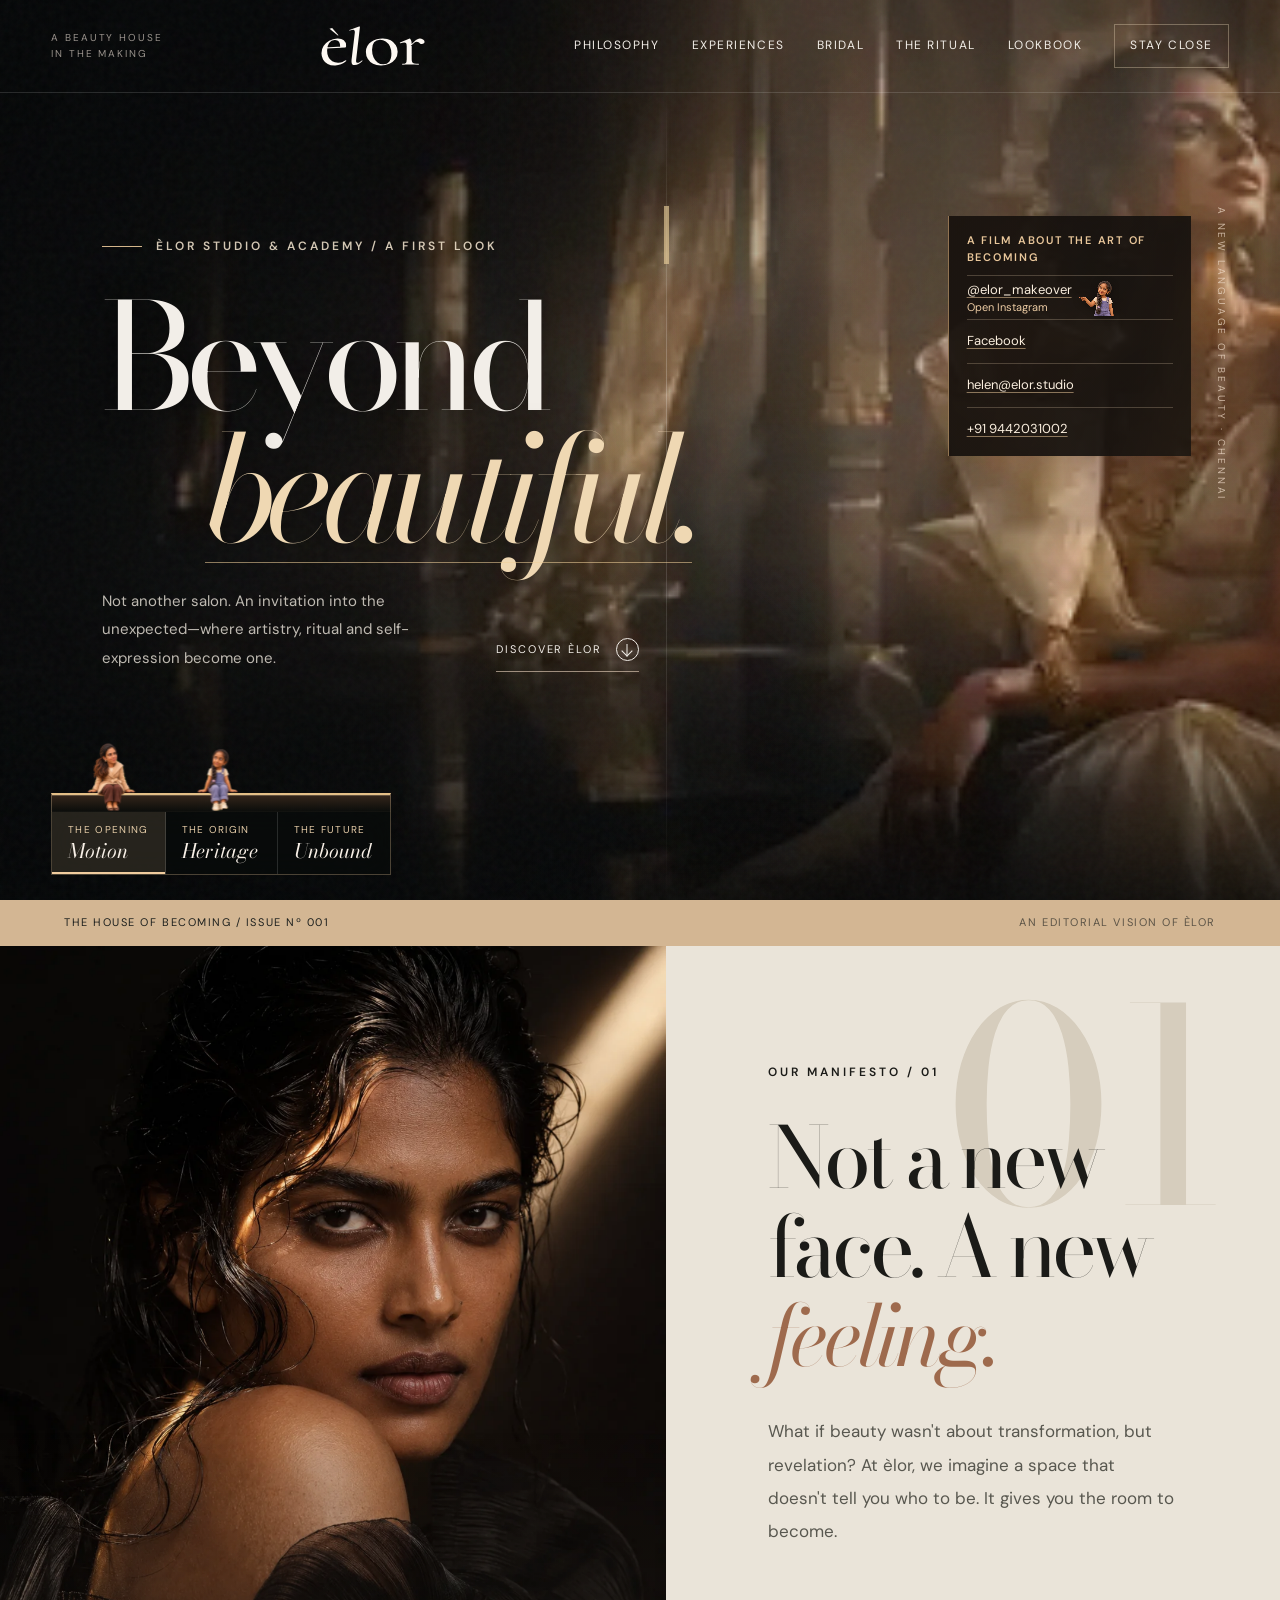
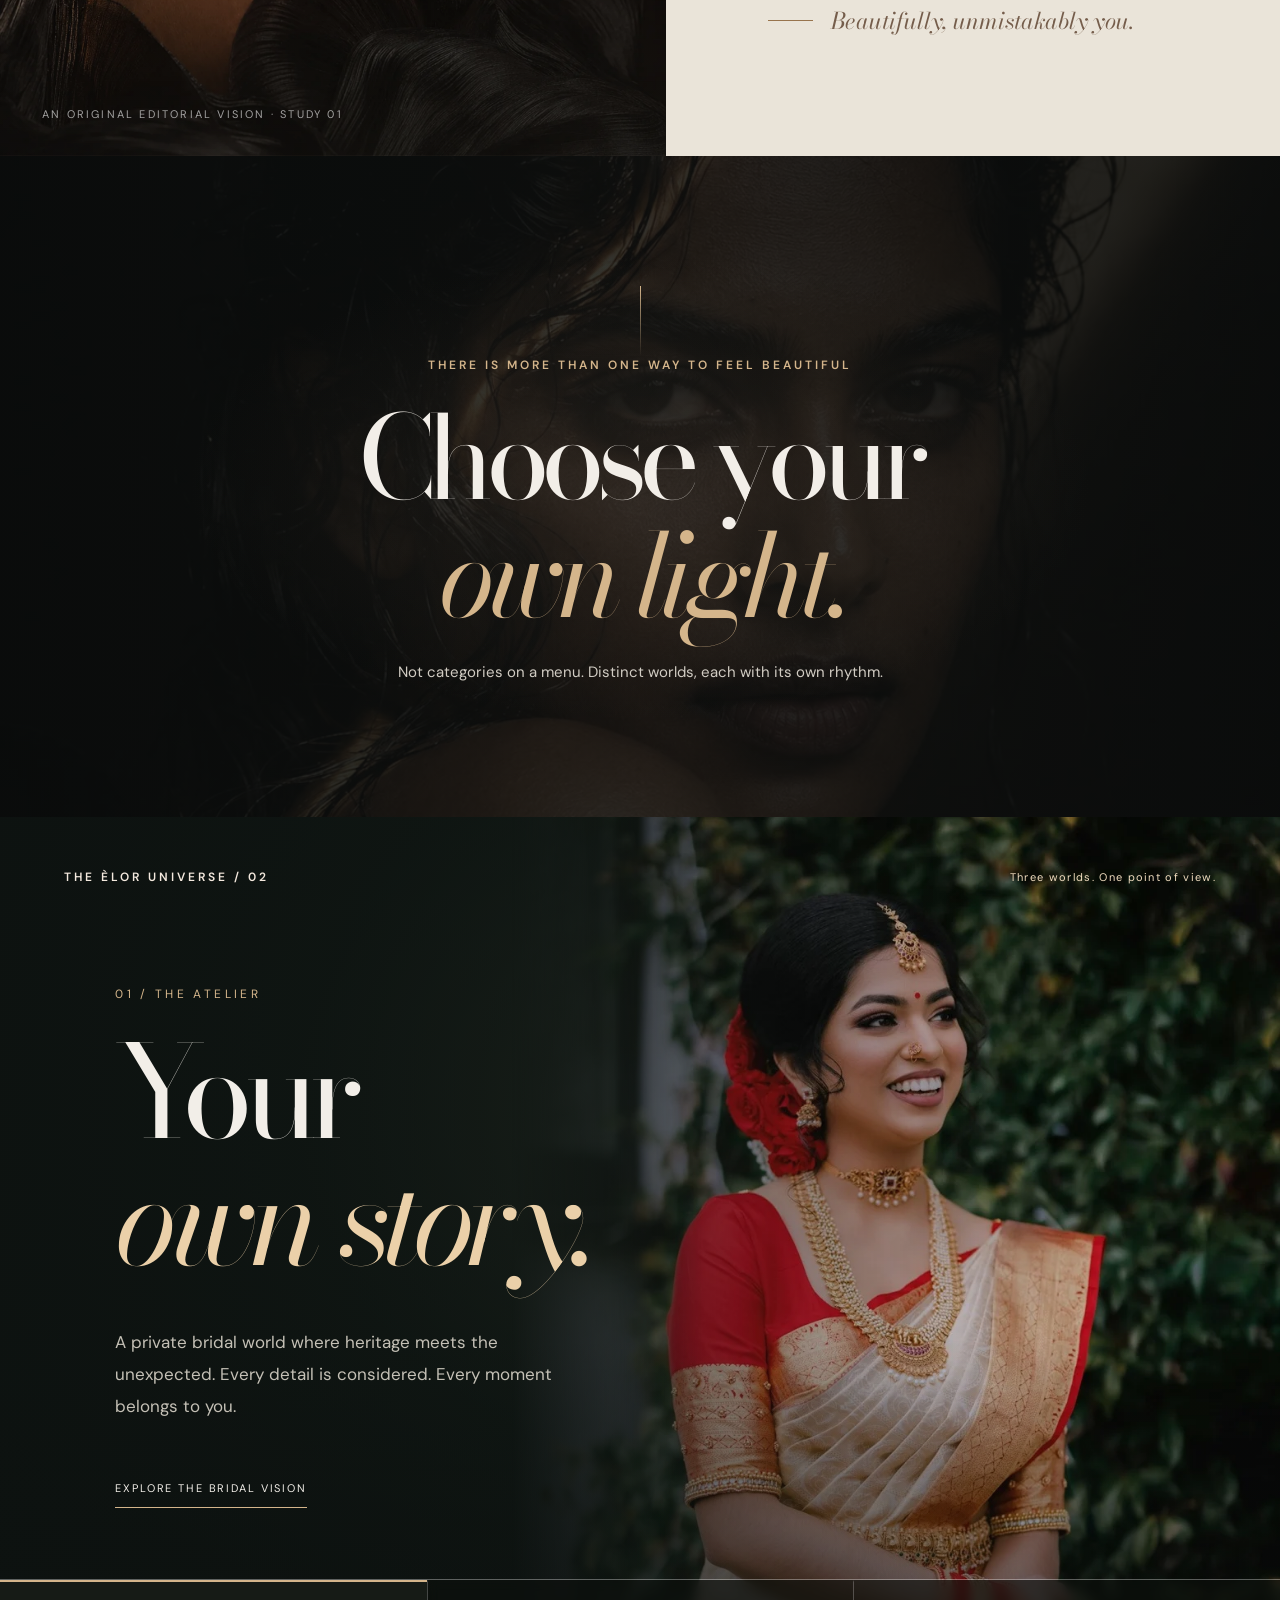
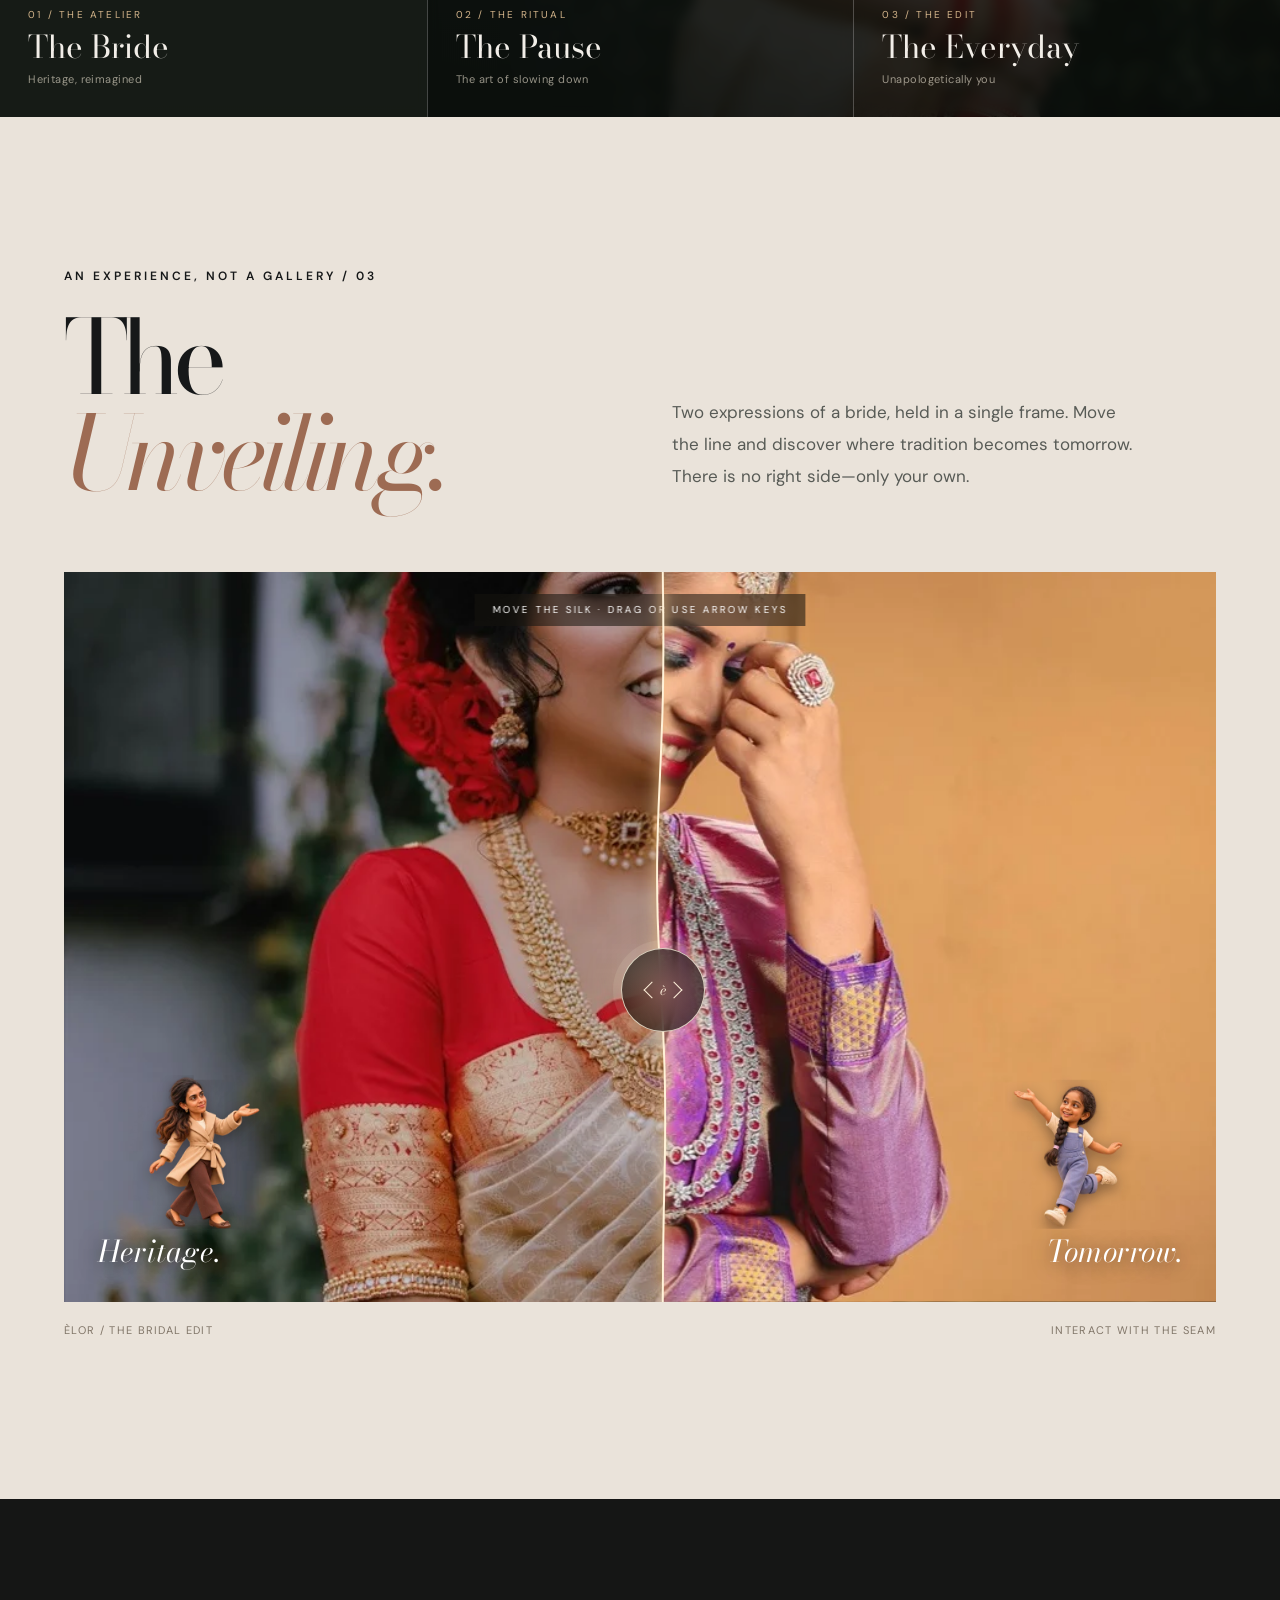
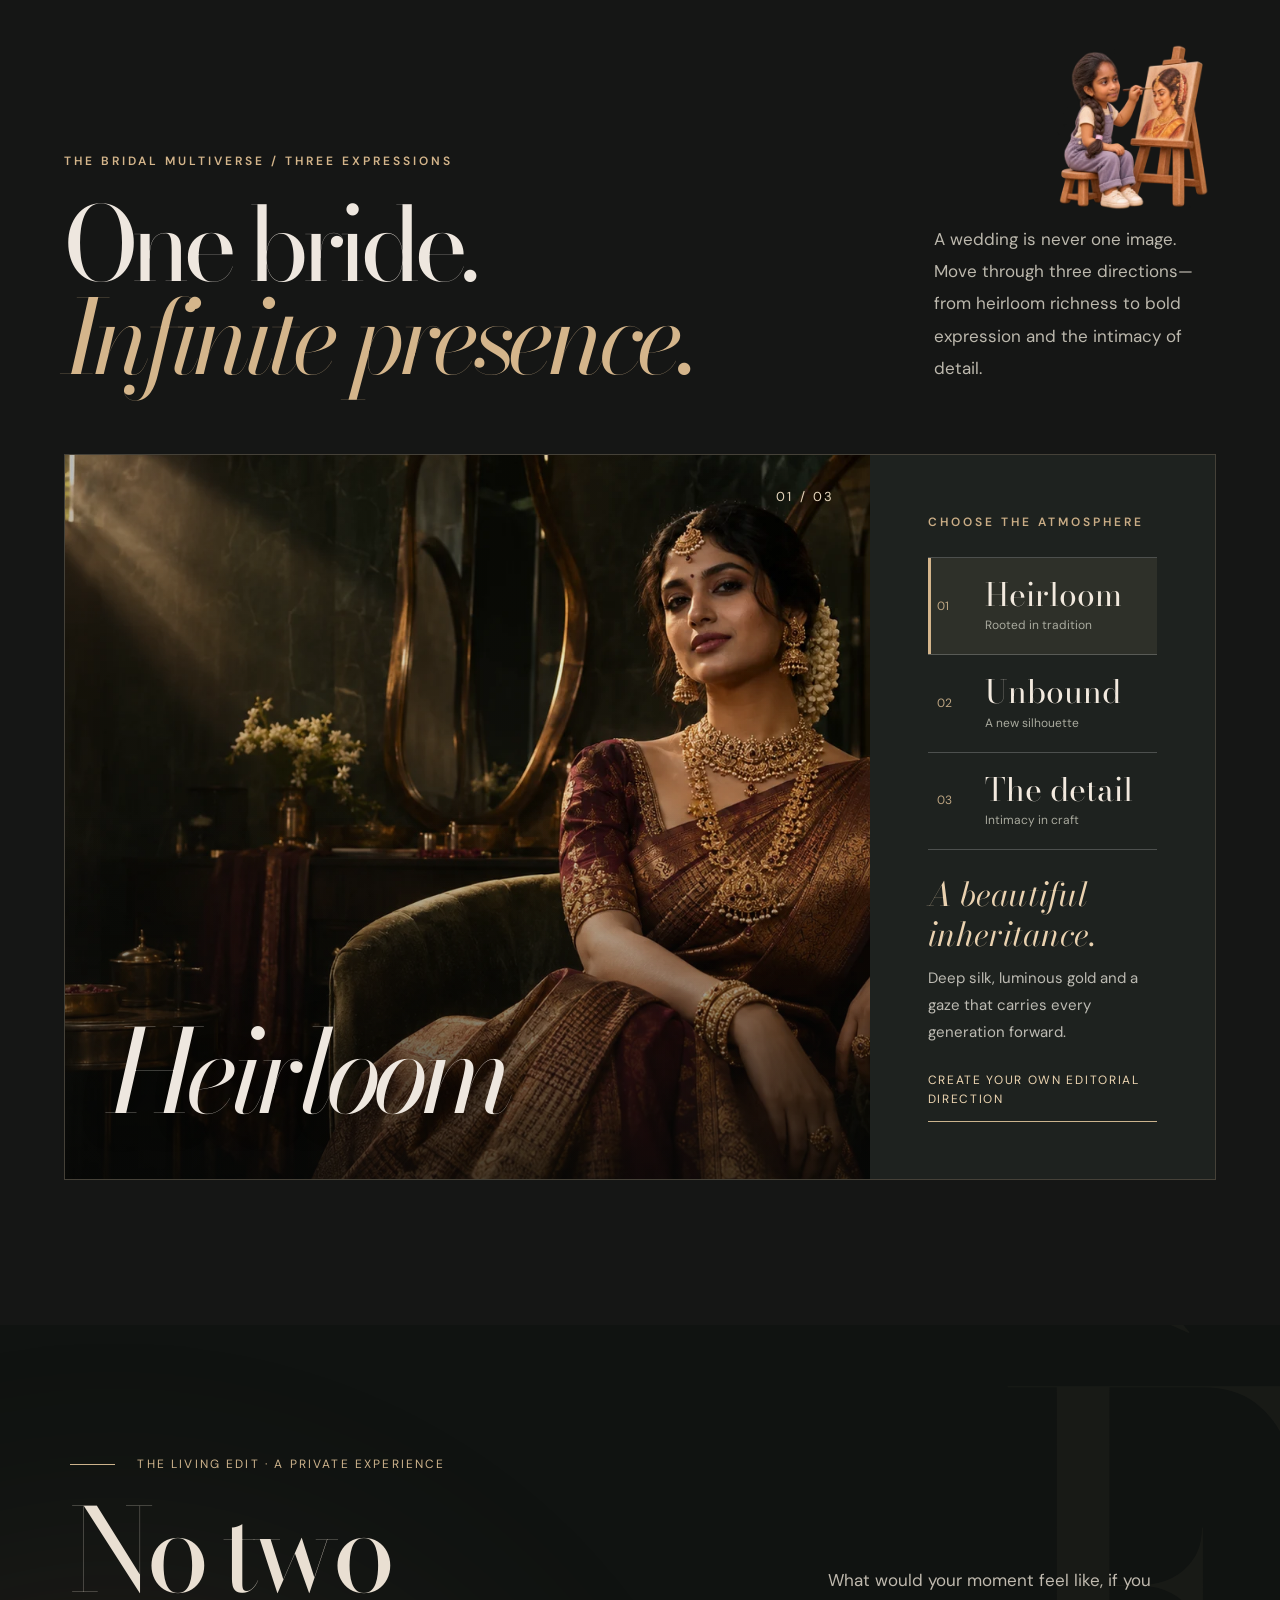
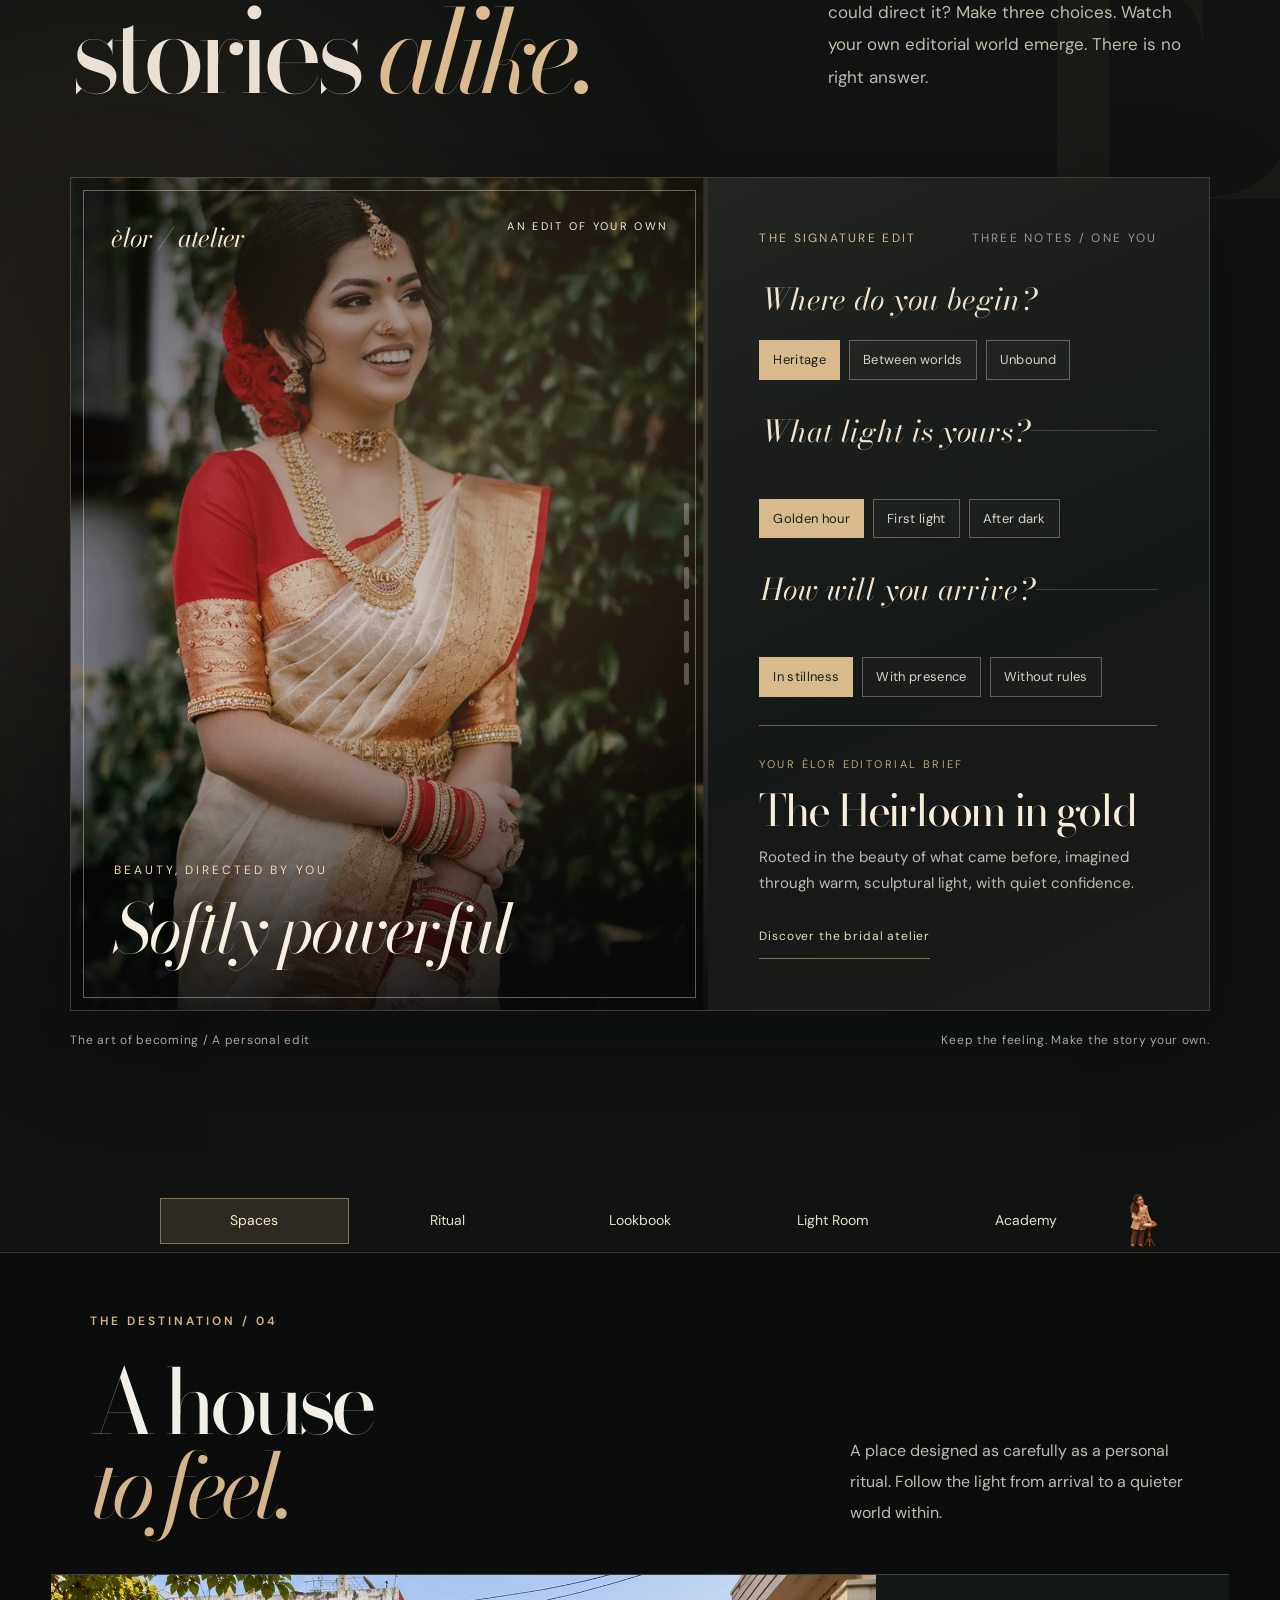
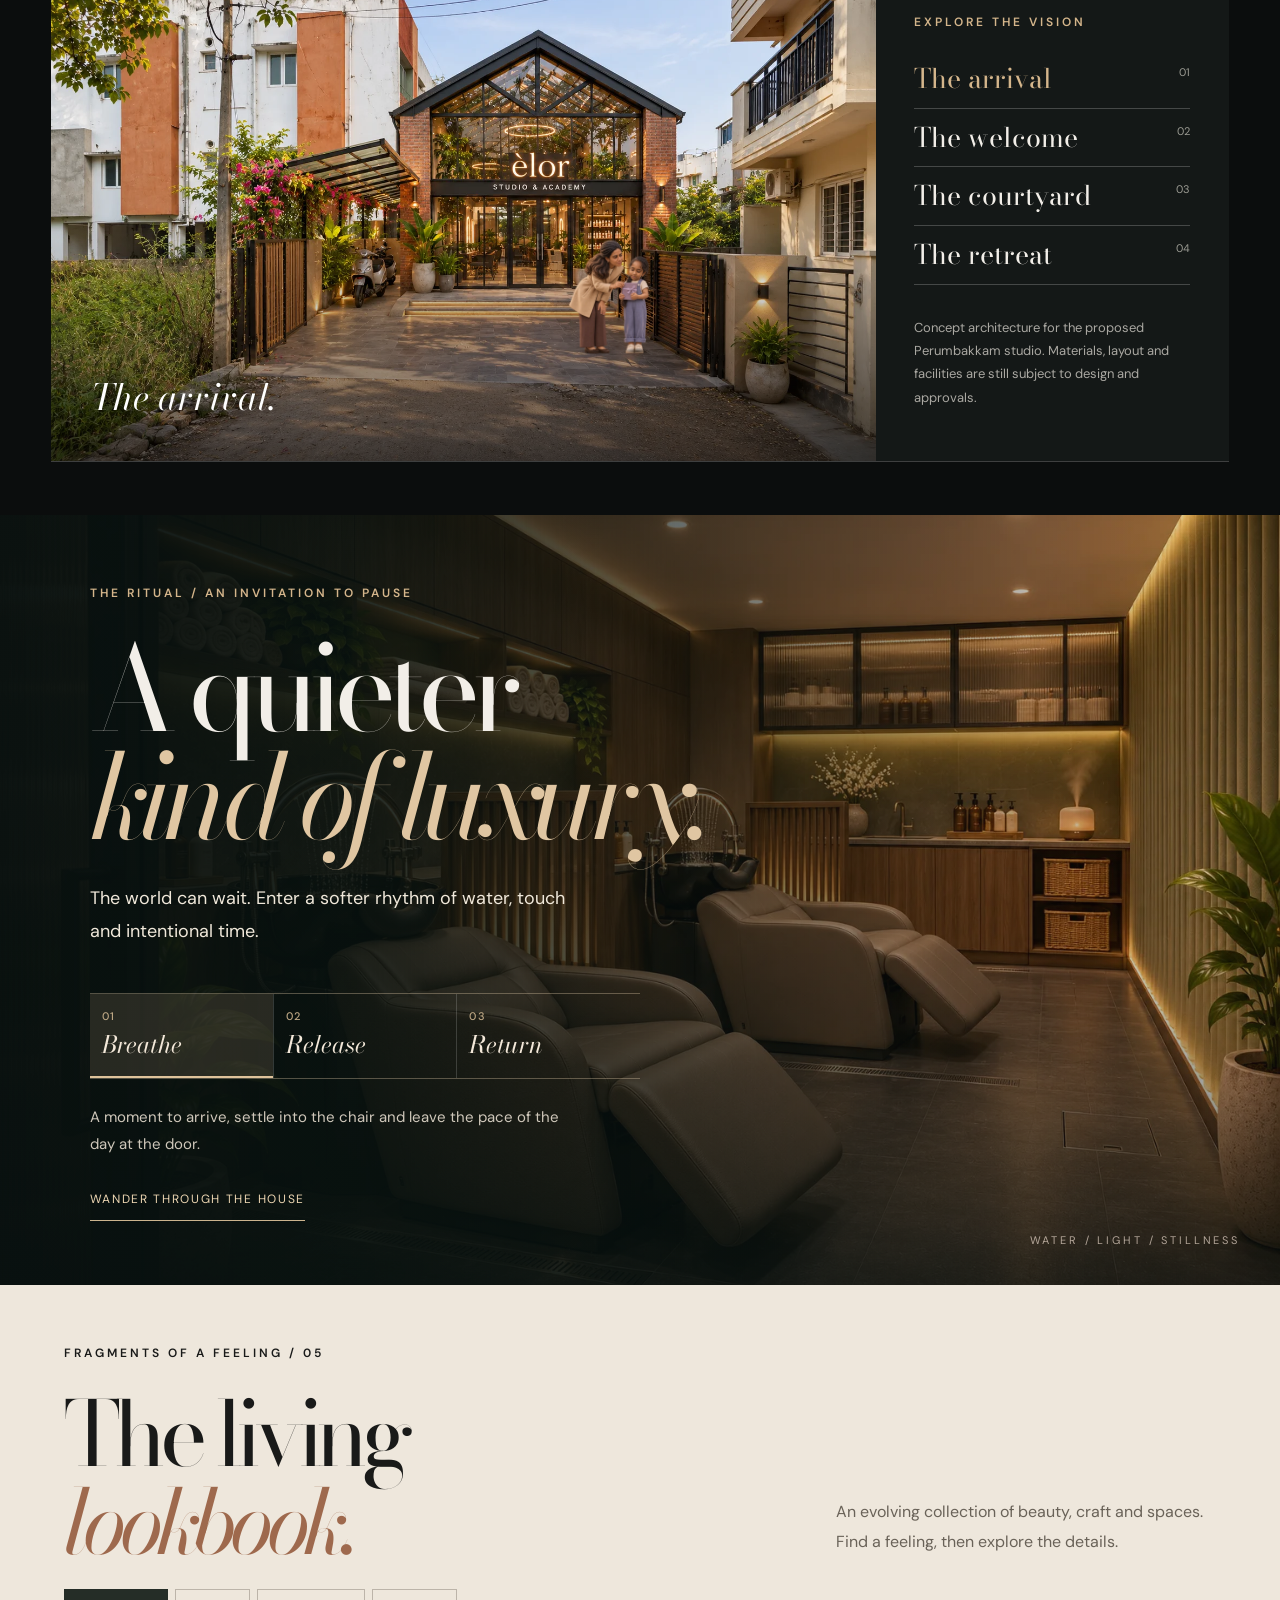
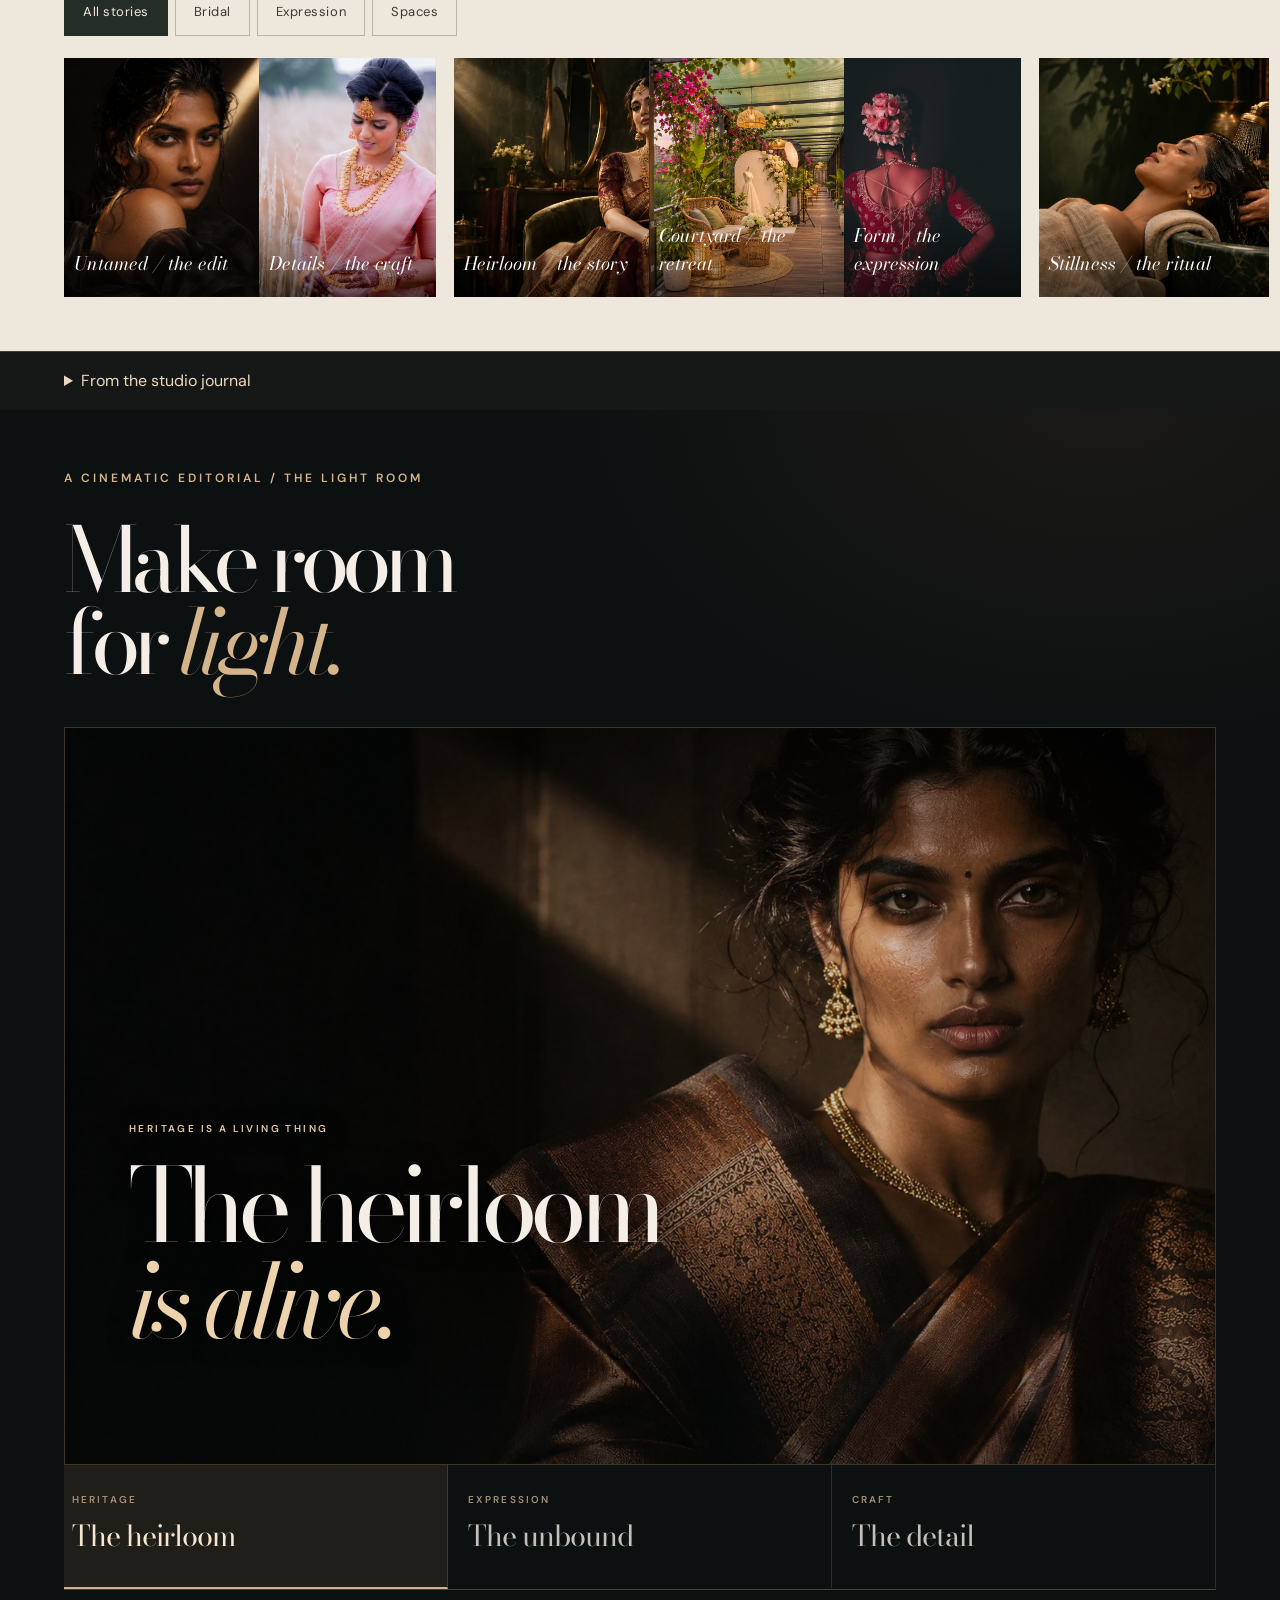
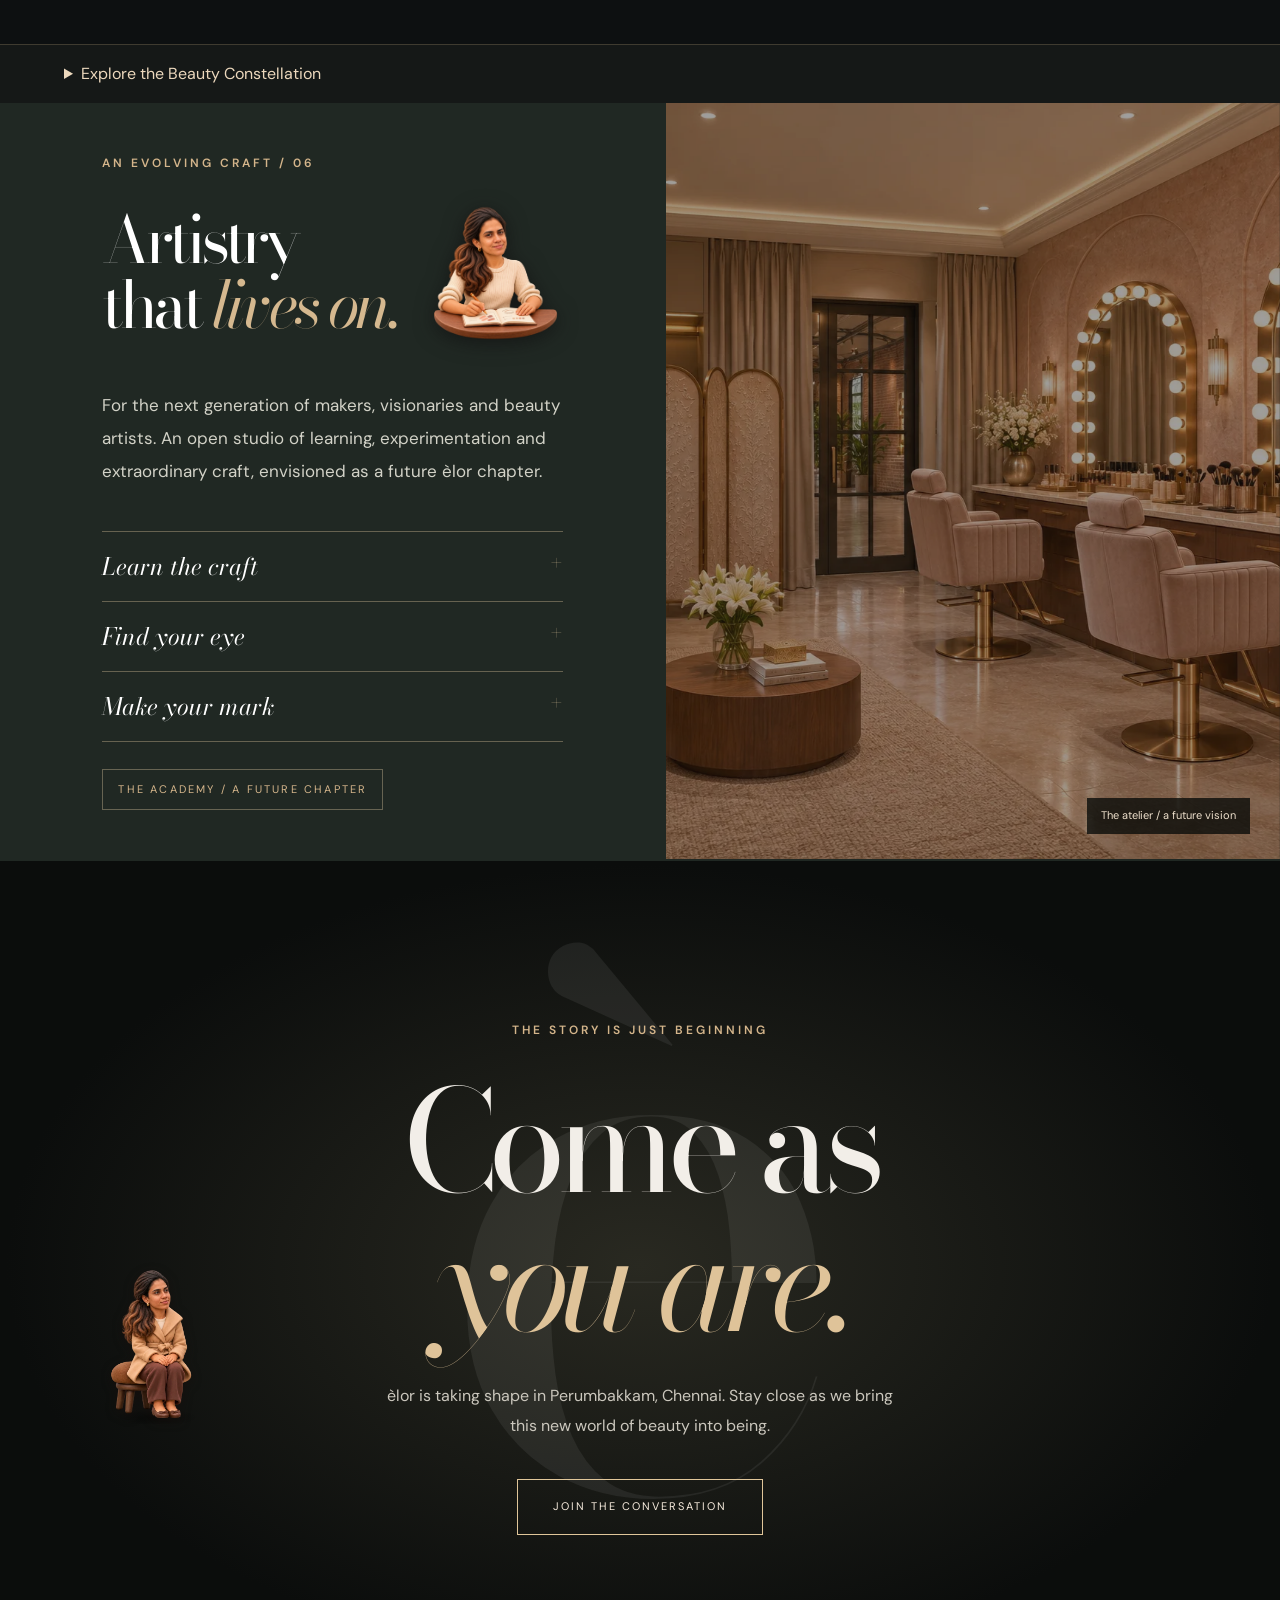
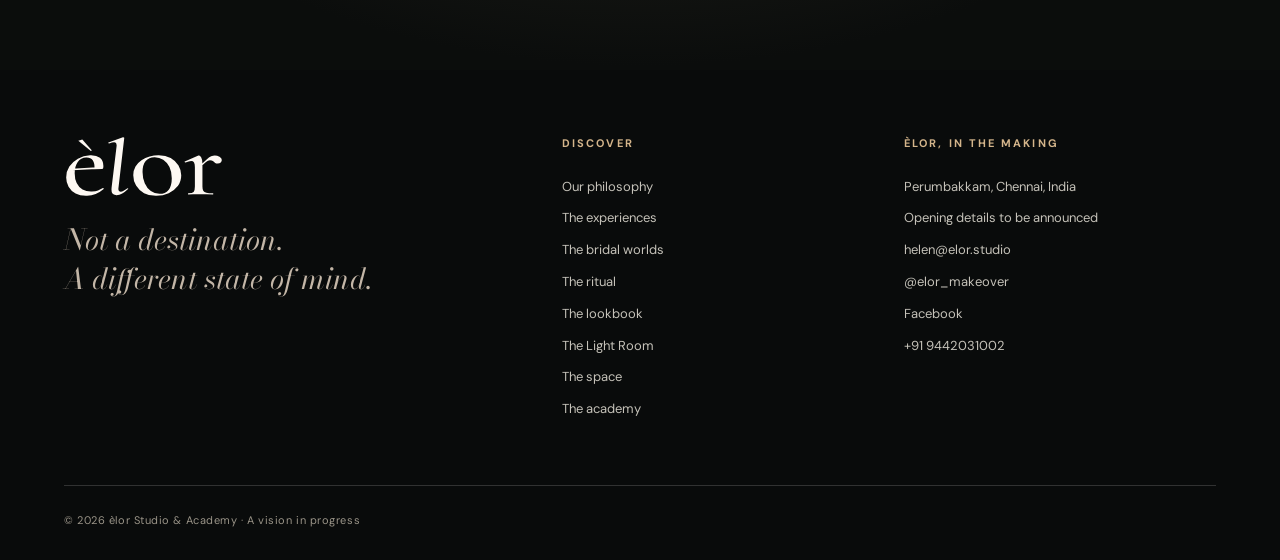
<file: index.html>
<!doctype html>
<html lang="en">
<head>
  <meta charset="utf-8">
  <meta name="viewport" content="width=device-width, initial-scale=1, viewport-fit=cover">
  <script>
    // Refreshing the mobile homepage starts at the opening. Back and section links keep their positions.
    if (!location.hash && matchMedia('(max-width: 760px) and (pointer: coarse)').matches &&
        performance.getEntriesByType('navigation')[0]?.type === 'reload' &&
        history.scrollRestoration === 'auto') {
      history.scrollRestoration = 'manual';
      const input = new AbortController();
      let moved = false;
      for (const type of ['pointerdown', 'touchstart', 'wheel', 'keydown']) {
        addEventListener(type, () => { moved = true; }, {passive: true, signal: input.signal});
      }
      addEventListener('pageshow', () => requestAnimationFrame(() => requestAnimationFrame(() => {
        if (!moved && !location.hash) scrollTo({top: 0, behavior: 'instant'});
        history.scrollRestoration = 'auto';
        input.abort();
      })), {once: true});
    }
  </script>
  <meta name="theme-color" content="#090b0c">
  <meta name="description" content="Discover Èlor Studio &amp; Academy, a beauty studio and learning space in development in Perumbakkam, Chennai. Explore its bridal artistry and studio vision.">
  <link rel="canonical" href="https://elor.studio/">
  <link rel="describedby" href="/llms.txt">
  <meta property="og:title" content="Èlor Studio &amp; Academy | Bridal Artistry &amp; Beauty, Chennai">
  <meta property="og:description" content="Explore the bridal artistry and salon vision behind Èlor Studio &amp; Academy, a beauty house in development in Perumbakkam, Chennai.">
  <meta property="og:type" content="website">
  <meta property="og:url" content="https://elor.studio/">
  <meta property="og:site_name" content="Èlor Studio &amp; Academy">
  <meta property="og:locale" content="en_IN">
  <title>Èlor Studio &amp; Academy | Bridal Artistry &amp; Beauty, Chennai</title>
  <script type="application/ld+json">
    {
      "@context": "https://schema.org",
      "@graph": [
        {
          "@type": "Organization",
          "@id": "https://elor.studio/#studio",
          "name": "Èlor Studio & Academy",
          "url": "https://elor.studio/",
          "description": "A beauty studio and learning space in development in Perumbakkam, Chennai, with a focus on bridal artistry.",
          "email": "helen@elor.studio",
          "telephone": "+91-9442031002",
          "sameAs": ["https://www.instagram.com/elor_makeover/"]
        },
        {
          "@type": "WebSite",
          "@id": "https://elor.studio/#website",
          "url": "https://elor.studio/",
          "name": "Èlor Studio & Academy",
          "inLanguage": "en-IN",
          "publisher": { "@id": "https://elor.studio/#studio" }
        }
      ]
    }
  </script>
  <link rel="icon" href="favicon.svg" type="image/svg+xml">
  <link rel="preconnect" href="https://fonts.googleapis.com">
  <link rel="preconnect" href="https://fonts.gstatic.com" crossorigin>
  <link href="https://fonts.googleapis.com/css2?family=Bodoni+Moda:ital,opsz,wght@0,6..96,400;0,6..96,500;1,6..96,400&family=DM+Sans:wght@400;500;600;700&display=swap" rel="stylesheet">
  <link rel="preload" href="assets/elor-cinema-hero-preview.webp" as="image" fetchpriority="high">
  <style>
    :root{--ink:#090b0c;--ink2:#171919;--ivory:#f2eee8;--soft:#ded6c9;--gold:#d4b58b;--muted:#9d968e;--serif:'Bodoni Moda','Times New Roman',serif;--sans:'DM Sans',Arial,sans-serif}
    *{box-sizing:border-box}html{scroll-behavior:smooth;scroll-padding-top:72px}body{margin:0;background:var(--ink);color:var(--ivory);font:400 16px/1.6 var(--sans);-webkit-font-smoothing:antialiased;overflow-x:hidden}body.menu-open{overflow:hidden}
    a{color:inherit;text-decoration:none}button{font:inherit;cursor:pointer}img,video{display:block;max-width:100%}button{color:inherit}::selection{color:var(--ink);background:var(--gold)}
    :focus-visible{outline:2px solid var(--gold);outline-offset:5px}.skip-link{position:fixed;z-index:999;top:12px;left:12px;padding:10px 18px;background:#fff;color:#111;transform:translateY(-150%)}.skip-link:focus{transform:translateY(0)}
    .eyebrow{font-size:11px;font-weight:600;letter-spacing:.25em;text-transform:uppercase}.eyebrow.gold{color:var(--gold)}.serif{font-family:var(--serif)}.italic{font-style:italic;font-weight:400}.stroke{color:transparent;-webkit-text-stroke:1px currentColor}.muted{color:var(--muted)}
    .site-header{position:fixed;z-index:90;inset:0 0 auto;height:93px;padding:0 clamp(22px,4vw,76px);display:grid;grid-template-columns:120px 1fr auto;align-items:center;gap:45px;border-bottom:1px solid #ffffff23;transition:background .4s,height .4s,backdrop-filter .4s}.site-header.scrolled,.site-header.menu-open{height:74px;background:#0b0c0ce8;backdrop-filter:blur(18px)}
    .brand{display:inline-flex;align-items:center;width:106px}.brand img{width:100%}.brand-side{justify-self:start;color:#f2e7dc9e;font-size:10px;text-transform:uppercase;letter-spacing:.19em;white-space:nowrap}.header-logo{justify-self:center}.desktop-nav{justify-self:end;display:flex;align-items:center;gap:clamp(16px,2.5vw,40px)}.desktop-nav a{font-size:11px;text-transform:uppercase;letter-spacing:.13em;transition:color .3s}.desktop-nav a:hover{color:var(--gold)}.desktop-nav .border-link{border:1px solid #e8d6b75c;padding:11px 15px}.mobile-toggle{display:none;background:transparent;border:1px solid #ffffff66;width:45px;height:45px;align-items:center;justify-content:center;font-size:12px;letter-spacing:.08em;text-transform:uppercase}.mobile-menu{display:none}
    .hero{height:100vh;height:100svh;min-height:680px;position:relative;overflow:hidden;background:#141311;isolation:isolate}.hero-video,.hero-poster{position:absolute;inset:0;width:100%;height:100%;object-fit:cover;object-position:center;z-index:-3}.hero-poster{background:url('assets/elor-cinema-hero.webp') center/cover no-repeat;z-index:-4}.hero-video{opacity:.92}
    .hero::before{content:"";position:absolute;inset:0;z-index:-2;background:linear-gradient(90deg,#050708cb 0%,#05070885 34%,transparent 70%),linear-gradient(0deg,#050708d9,transparent 38%,#05070867)}.hero::after{content:"";position:absolute;inset:0;z-index:-1;opacity:.13;pointer-events:none;background-image:url("data:image/svg+xml,%3Csvg viewBox='0 0 180 180' xmlns='http://www.w3.org/2000/svg'%3E%3Cfilter id='n'%3E%3CfeTurbulence type='fractalNoise' baseFrequency='.8' numOctaves='3' stitchTiles='stitch'/%3E%3C/filter%3E%3Crect width='100%25' height='100%25' filter='url(%23n)' opacity='.3'/%3E%3C/svg%3E")}
    .hero-gridline{position:absolute;top:93px;bottom:0;left:52%;width:1px;background:linear-gradient(#fff0,#ffffff38 36%,#fff0);z-index:1;pointer-events:none}.hero-gridline::after{content:"";position:absolute;top:14%;left:-2px;width:5px;height:58px;background:#f0d4a1a1;box-shadow:0 0 30px #fff8;animation:lightwalk 9s ease-in-out infinite alternate}
    .hero-content{position:relative;height:100%;display:flex;flex-direction:column;justify-content:center;align-items:flex-start;padding:12vh clamp(22px,8vw,135px) 11vh;z-index:2;max-width:1200px}
    .hero-kicker{display:flex;align-items:center;gap:14px;color:#f6e7d1d9}.hero-kicker i{width:40px;height:1px;background:var(--gold)}.hero h1{font:400 clamp(73px,11.5vw,186px)/.9 var(--serif);letter-spacing:-.073em;margin:35px 0 31px;max-width:1070px;text-shadow:0 5px 35px #0007}.hero h1 span{display:block;animation:title-rise 1.4s cubic-bezier(.18,.8,.1,1) both}.hero h1 span:nth-child(2){padding-left:clamp(18px,8vw,134px);animation-delay:.22s}.hero h1 em{color:#efd8b3;font-weight:400}.hero-summary{display:flex;align-items:end;gap:clamp(35px,5vw,90px);max-width:690px}.hero-summary p{max-width:330px;margin:0;color:#e5dfd5d1;font-size:15px;line-height:1.9}.hero-discover{white-space:nowrap;display:flex;align-items:center;gap:14px;font-size:11px;text-transform:uppercase;letter-spacing:.17em;border-bottom:1px solid #e5ceb9a1;padding-bottom:10px;transition:color .3s}.hero-discover:hover{color:var(--gold)}.hero-discover .small-disc{width:23px;height:23px;flex:none;border:1px solid currentColor;border-radius:50%;display:grid;place-items:center}
    .discover-arrow{position:relative;width:10px;height:12px}
    .discover-arrow::before,.discover-arrow::after{content:"";position:absolute;left:50%}
    .discover-arrow::before{top:0;width:1px;height:11px;background:currentColor;transform:translateX(-50%)}
    .discover-arrow::after{bottom:1px;width:7px;height:7px;border-right:1px solid currentColor;border-bottom:1px solid currentColor;transform:translateX(-50%) rotate(45deg)}
    @media(prefers-reduced-motion:no-preference){.discover-arrow{animation:elor-discover-down 1.12s ease-in-out .65s 2}}
    @keyframes elor-discover-down{0%,68%,100%{transform:translateY(0)}36%{transform:translateY(3px)}}
    .hero-footer{position:absolute;z-index:4;bottom:25px;left:clamp(22px,4vw,76px);right:clamp(22px,4vw,76px);display:flex;align-items:end;justify-content:space-between;gap:15px}.film-control{border:1px solid #ffffff55;background:#10111161;backdrop-filter:blur(12px);color:#f9eddd;display:inline-flex;gap:14px;padding:12px 15px;align-items:center;font-size:10px;letter-spacing:.16em;text-transform:uppercase}.film-control span{font-size:13px;letter-spacing:0}.film-control:hover{border-color:var(--gold)}
    .chapter-mark{position:absolute;right:clamp(22px,4vw,76px);top:47%;z-index:3;writing-mode:vertical-rl;text-transform:uppercase;font-size:10px;letter-spacing:.28em;color:#eedbc8bb}
    .filmnote{display:flex;gap:15px;align-items:center;justify-content:space-between;background:#d3b693;color:#1d201e;padding:14px clamp(20px,5vw,78px);font-size:11px;letter-spacing:.14em;text-transform:uppercase}.filmnote span:last-child{opacity:.65}
    .manifesto{background:#eae4d9;color:#1b1b18;position:relative;overflow:hidden}.manifesto-inner{min-height:810px;display:grid;grid-template-columns:52% 48%;align-items:center;max-width:1680px;margin:auto}.manifesto-image{height:100%;min-height:810px;position:relative;overflow:hidden}.manifesto-image img{width:100%;height:100%;position:absolute;inset:0;object-fit:cover;object-position:50% 44%;filter:grayscale(.12)}.manifesto-image::after{content:"";position:absolute;inset:0;background:linear-gradient(0deg,#19171477,transparent 40%)}.manifesto-number{position:absolute;bottom:32px;left:42px;color:#fff;font-size:11px;letter-spacing:.2em;text-transform:uppercase}
    .manifesto-copy{padding:90px clamp(32px,8vw,135px);position:relative}.manifesto-copy::before{content:"01";position:absolute;right:4vw;top:2vw;font:400 270px/.8 var(--serif);color:#d6cdbd;pointer-events:none}.manifesto-copy>*{position:relative}.manifesto h2{font:400 clamp(60px,6.6vw,112px)/1.05 var(--serif);letter-spacing:-.065em;max-width:760px;margin:32px 0 35px}.manifesto h2 em{font-weight:400;color:#9e6a4d}.manifesto p{max-width:440px;font-size:17px;line-height:1.95;color:#58574f}.manifesto-footer{margin-top:55px;display:flex;align-items:center;gap:18px}.manifesto-footer i{width:45px;height:1px;background:#98744d}.manifesto-footer span{font:italic 23px var(--serif);color:#755d4b}
    .interlude{background:#111312;min-height:70vh;display:grid;place-items:center;text-align:center;padding:130px 20px;position:relative;overflow:hidden}.interlude-film{position:absolute!important;inset:0;width:100%;height:100%;object-fit:cover;object-position:center 32%;opacity:.2;filter:grayscale(.3)}.interlude::before{content:"";position:absolute;z-index:1;inset:0;background:radial-gradient(ellipse at center,#58493c33,transparent 50%),linear-gradient(90deg,#0608088c,#06080833,#0608088c)}.interlude>*:not(video){position:relative;z-index:2}.interlude h2{font:400 clamp(55px,9vw,150px)/1.03 var(--serif);letter-spacing:-.075em;margin:23px 0}.interlude h2 em{color:var(--gold)}.interlude .rule{width:1px;height:70px;background:linear-gradient(var(--gold),transparent);margin:auto}.interlude p{margin:0 auto;max-width:500px;color:#d1ccc3;font-size:15px;line-height:1.9}
    .worlds{background:#131714;position:relative;overflow:hidden}.worlds-header{position:absolute;z-index:8;top:0;left:0;right:0;display:flex;justify-content:space-between;align-items:center;padding:clamp(28px,4vw,58px) clamp(20px,5vw,85px);pointer-events:none}.worlds-header .eyebrow{color:#f4e9de}.worlds-header span:last-child{font-size:11px;letter-spacing:.12em;color:#f1ddc0}
    .world-stage{height:900px;min-height:90vh;position:relative;isolation:isolate;background:radial-gradient(ellipse at 70% 32%,#30372b,#121b16 48%,#0c1210 88%)}.world-stage img{position:absolute;inset:0;width:100%;height:100%;object-fit:cover;z-index:-3;transition:opacity .45s}.world-stage img.changing{opacity:.35}.world-stage::after{content:"";position:absolute;inset:0;z-index:-2;background:linear-gradient(90deg,#0d1210ec 0%,#0d121090 43%,transparent 78%),linear-gradient(0deg,#090c0b9e,transparent 42%)}.world-content{position:relative;z-index:1;height:100%;display:flex;flex-direction:column;justify-content:center;align-items:flex-start;padding:130px clamp(24px,9vw,152px) 170px;max-width:980px}.world-index{font-size:12px;letter-spacing:.28em;text-transform:uppercase;color:var(--gold)}.world-content h2{font:400 clamp(70px,10vw,156px)/.99 var(--serif);letter-spacing:-.07em;margin:25px 0 26px}.world-content h2 em{color:#ebd0a9}.world-content p{max-width:460px;font-size:17px;line-height:1.9;color:#e7e1d5d6}.world-content .world-link{font-size:11px;letter-spacing:.17em;text-transform:uppercase;margin-top:30px;padding:10px 0;border-bottom:1px solid var(--gold)}
    .world-stage img[data-world-scene]{object-position:var(--world-mobile-focus)}
    .world-stage img[data-world-scene="bridal"]{--world-photo-span:60%;--world-photo-width:934px;--world-desktop-focus:52% 8%;--world-mobile-focus:54% 14%}
    .world-stage img[data-world-scene="spa"]{--world-photo-span:75%;--world-photo-width:1672px;--world-desktop-focus:65% 50%;--world-mobile-focus:63% 50%}
    .world-stage img[data-world-scene="edit"]{--world-photo-span:60%;--world-photo-width:1122px;--world-desktop-focus:62% 10%;--world-mobile-focus:67% 12%}
    @media(min-width:761px){
      .world-stage{height:clamp(900px,90svh,941px);min-height:0}
      .world-stage img[data-world-scene]{inset-inline-start:auto;width:min(var(--world-photo-span),var(--world-photo-width));object-position:var(--world-desktop-focus);mask-image:linear-gradient(90deg,transparent,#000 25%)}
    }
    @media(max-width:760px){
      .world-stage img:is([data-world-scene="spa"],[data-world-scene="edit"]){inset-block-end:auto;height:58%;mask-image:linear-gradient(#000 64%,transparent)}
      .world-stage::after{background:linear-gradient(0deg,#0a0f0dee 0%,#0a0f0dc9 23%,#0a0f0d40 53%,transparent 83%),linear-gradient(90deg,#0a0f0d83,transparent 92%)}
    }
    .world-tabs{position:absolute;inset-inline:0;bottom:0;z-index:6;display:grid;grid-template-columns:repeat(3,1fr);border-top:1px solid #ffffff55}.world-tabs button{position:relative;padding:25px clamp(16px,2.2vw,40px) 28px;text-align:left;border:0;border-top:2px solid transparent;background:#0c0f0c9c;backdrop-filter:blur(6px);transition:background .3s,border-color .3s}.world-tabs button + button{border-left:1px solid #ffffff3c}.world-tabs button:hover,.world-tabs button[aria-selected=true]{background:#1b201aba;border-top-color:var(--gold)}.world-tabs small{font-size:10px;letter-spacing:.22em;color:var(--gold);display:block;margin-bottom:9px}.world-tabs strong{font:400 clamp(24px,2.45vw,39px)/1 var(--serif)}.world-tabs em{display:block;margin-top:5px;color:#dad2c2ac;font-size:11px;font-style:normal;letter-spacing:.04em}
    .unveiling{background:#eae3da;color:#161819;padding:145px clamp(22px,5vw,90px) 160px}.unveil-head{max-width:1360px;margin:0 auto 70px;display:grid;grid-template-columns:1fr 1fr;gap:5vw;align-items:end}.unveil-head h2{font:400 clamp(65px,8vw,130px)/.94 var(--serif);letter-spacing:-.075em;margin:22px 0 0}.unveil-head h2 em{color:#9d6b53}.unveil-head p{font-size:17px;max-width:470px;line-height:1.9;color:#585b56;margin:0 0 9px}
    .unveil-experience{max-width:1370px;margin:auto;position:relative}.compare{height:min(72vw,730px);min-height:450px;position:relative;touch-action:pan-y;overflow:hidden;user-select:none;cursor:ew-resize;background:#5a4a3d}.compare-img{position:absolute;inset:0;width:100%;height:100%;object-fit:cover;object-position:center 32%;pointer-events:none}.compare-modern{clip-path:inset(0 0 0 50%)}.compare-label{position:absolute;bottom:34px;z-index:3;color:#fff;font:italic 30px/1.1 var(--serif);text-shadow:0 2px 20px #000a;pointer-events:none}.compare-label.left{left:34px}.compare-label.right{right:34px;text-align:right}.compare-guide{position:absolute;z-index:4;top:0;bottom:0;left:50%;width:2px;background:#fff4dc;box-shadow:0 0 30px 8px #f4deb341;pointer-events:none}.compare-knob{position:absolute;top:50%;left:50%;width:73px;height:73px;border:1px solid #fff9e7a8;border-radius:50%;transform:translate(-50%,-50%);background:#3a3222b5;backdrop-filter:blur(12px);display:flex;align-items:center;justify-content:center;gap:14px;color:#fff;font-size:26px}.compare-knob:before,.compare-knob:after{content:"";width:11px;height:11px;border-top:1px solid currentColor;border-left:1px solid currentColor;transform:rotate(-45deg)}.compare-knob:after{transform:rotate(135deg)}.compare-range{position:absolute;left:50%;top:48%;width:1px;height:1px;opacity:0;z-index:10}.compare:focus-within{outline:3px solid #b58a57;outline-offset:5px}.compare-hint{position:absolute;top:22px;left:50%;transform:translateX(-50%);z-index:3;color:#fff;background:#1715108c;backdrop-filter:blur(10px);padding:8px 18px;font-size:10px;letter-spacing:.21em;text-transform:uppercase;white-space:nowrap}.unveil-caption{max-width:1370px;margin:20px auto 0;display:flex;justify-content:space-between;gap:20px;color:#807568;font-size:11px;letter-spacing:.12em;text-transform:uppercase}
    .architecture{background:#0b0d0d;padding:140px 0 120px;overflow:hidden}.architecture-top{padding:0 clamp(22px,7vw,115px);max-width:1600px;margin:0 auto 72px;display:flex;justify-content:space-between;align-items:end;gap:35px}.architecture h2{font:400 clamp(67px,9vw,142px)/.94 var(--serif);letter-spacing:-.075em;margin:28px 0 0}.architecture h2 em{color:var(--gold)}.architecture-top p{max-width:340px;color:#c1bab1;line-height:1.95;font-size:16px;margin:0}
    .room-stage{display:grid;grid-template-columns:70% 30%;min-height:720px;margin:0 clamp(22px,4vw,72px);border-top:1px solid #ffffff35;border-bottom:1px solid #ffffff35}.room-visual{min-height:680px;position:relative;overflow:hidden;background:#1f2220}.room-visual img{position:absolute;inset:0;width:100%;height:100%;object-fit:cover;transition:transform 1.1s,opacity .55s}.room-visual img.changing{opacity:.24;transform:scale(1.06)}.room-visual::after{content:"";position:absolute;inset:0;background:linear-gradient(0deg,#0009,transparent 50%)}.room-visual-label{position:absolute;left:40px;bottom:37px;color:white;z-index:1;font:italic 36px var(--serif);text-shadow:0 2px 20px #0008}.room-rail{padding:50px clamp(22px,3vw,50px);display:flex;flex-direction:column;justify-content:space-between;background:#141817}.room-rail .eyebrow{color:var(--gold)}.room-menu{display:flex;flex-direction:column}.room-menu button{border:0;border-bottom:1px solid #ffffff35;background:none;text-align:left;padding:22px 0;display:flex;justify-content:space-between;gap:12px;transition:color .3s}.room-menu button:hover,.room-menu button[aria-pressed=true]{color:var(--gold)}.room-menu button span{font:400 clamp(24px,2.1vw,34px)/1.1 var(--serif)}.room-menu small{color:#9b9b93;font-size:11px}.room-rail p{color:#aaa8a2;font-size:13px;line-height:1.8}
    .folio{background:#eee7dc;color:#191a19;padding:130px clamp(22px,5vw,90px) 150px;overflow:hidden}.folio-top{max-width:1400px;margin:auto;display:flex;justify-content:space-between;align-items:end;gap:30px}.folio-top h2{font:400 clamp(65px,8vw,130px)/.98 var(--serif);letter-spacing:-.075em;margin:25px 0 0}.folio-top em{color:#9e694d}.folio-top p{max-width:380px;line-height:1.9;color:#696258;margin:0 0 8px}.folio-gallery{max-width:1440px;margin:80px auto 0;display:grid;grid-template-columns:1fr .72fr 1fr;gap:clamp(12px,2vw,26px);align-items:start}.folio-card{position:relative;overflow:hidden;background:#8a7363;aspect-ratio:.7}.folio-card:nth-child(2){aspect-ratio:.65;margin-top:130px}.folio-card:nth-child(3){aspect-ratio:.76;margin-top:45px}.folio-card img{width:100%;height:100%;object-fit:cover;transition:transform 1.1s}.folio-card:hover img{transform:scale(1.06)}.folio-card:after{content:"";position:absolute;inset:0;background:linear-gradient(0deg,#0008,transparent 38%)}.folio-card figcaption{position:absolute;z-index:1;bottom:20px;left:20px;right:20px;color:white;font:italic 23px var(--serif)}.folio-note{max-width:1440px;margin:25px auto 0;color:#82786e;font-size:12px;line-height:1.7}
    .academy{position:relative;min-height:730px;background:#202823;color:white;display:grid;grid-template-columns:52% 48%;overflow:hidden}.academy-copy{padding:130px clamp(30px,8vw,140px);display:flex;flex-direction:column;justify-content:center;align-items:start}.academy-copy h2{font:400 clamp(60px,7.5vw,116px)/.99 var(--serif);letter-spacing:-.07em;margin:35px 0}.academy-copy h2 em{color:#d5b88f}.academy-copy p{font-size:17px;line-height:1.95;max-width:460px;color:#d2d2c7}.academy-image{position:relative;min-height:680px}.academy-image img{width:100%;height:100%;object-fit:cover;position:absolute;inset:0}.academy-image::after{content:"";position:absolute;inset:0;background:#1116}.academy-image span{position:absolute;bottom:25px;right:30px;font-size:11px;background:#090c0ac9;padding:9px 14px;color:#eee0cc;z-index:2}.academy-tag{margin-top:27px;border:1px solid #cdb89569;padding:11px 15px;font-size:11px;letter-spacing:.2em;text-transform:uppercase;color:var(--gold)}
    .journal{background:#131615;padding:135px clamp(22px,6vw,105px);border-bottom:1px solid #ffffff34}.journal-inner{max-width:1450px;margin:auto;display:grid;grid-template-columns:1fr 1fr;gap:7vw;align-items:center}.journal h2{font:400 clamp(58px,7.2vw,106px)/1 var(--serif);letter-spacing:-.065em;margin:25px 0}.journal h2 em{color:var(--gold)}.journal p{max-width:470px;color:#b8b9b1;line-height:1.9}.journal-note{font-size:11px;color:#ccb69d;letter-spacing:.08em;margin-top:24px}.journal-mosaic{display:grid;grid-template-columns:1fr 1fr;gap:14px;transform:rotate(3deg)}.journal-mosaic img{width:100%;height:260px;object-fit:cover}.journal-mosaic img:nth-child(2){margin-top:33px}.journal-mosaic img:nth-child(3){margin-top:-33px}
    .finale{background:radial-gradient(ellipse at 50% 50%,#292921,#0b0d0c 70%);padding:155px 25px 135px;text-align:center;position:relative;overflow:hidden}.finale::before{content:"è";position:absolute;left:50%;top:42%;transform:translate(-50%,-50%);font:400 min(65vw,800px)/1 var(--serif);color:#fff1;pointer-events:none}.finale>*{position:relative}.finale h2{font:400 clamp(71px,11vw,165px)/.99 var(--serif);letter-spacing:-.065em;margin:30px 0}.finale h2 em{color:#dfc399}.finale p{max-width:530px;margin:0 auto 38px;color:#cbc7bd;line-height:1.9}.finale .final-link{display:inline-block;border:1px solid #e0c69a;color:#f9eddf;padding:18px 35px;font-size:11px;letter-spacing:.18em;text-transform:uppercase;transition:background .25s,color .25s}.finale .final-link:hover{background:var(--ivory);color:#111}
    .footer{background:#090b0b;padding:65px clamp(22px,5vw,90px) 30px}.footer-top{display:grid;grid-template-columns:1.2fr .8fr .8fr;gap:30px;max-width:1470px;margin:auto;padding-bottom:65px}.footer-logo{width:160px}.footer-tag{font:italic 29px/1.35 var(--serif);max-width:310px;color:#c3b6a7;margin:22px 0}.footer-col{display:flex;flex-direction:column;align-items:start;gap:11px;font-size:13px;color:#c5c2b9}.footer-col h3{font-size:11px;letter-spacing:.19em;text-transform:uppercase;color:var(--gold);margin:0 0 13px}.footer-col a:hover{color:#fff}.footer-bottom{border-top:1px solid #ffffff29;max-width:1470px;margin:auto;padding-top:26px;display:flex;justify-content:space-between;gap:15px;color:#9a9488;font-size:11px;letter-spacing:.05em}
    /* A short opening title card, followed by an unobstructed film-led homepage. */
    .opening-veil{position:fixed;inset:0;z-index:130;background:#080b0a;color:#eee3d3;pointer-events:none;display:grid;place-items:center;animation:veil-exit 1.15s cubic-bezier(.76,0,.22,1) 1.15s both;will-change:clip-path}
    .opening-veil::before{content:"";position:absolute;inset:7%;border:1px solid #d9bd8b26;animation:veil-frame 1.3s ease-out both}
    .opening-veil-inner{text-align:center;display:grid;gap:15px;justify-items:center;animation:veil-text 1.15s ease-in-out both}
    .opening-veil-inner img{width:clamp(180px,28vw,335px);filter:drop-shadow(0 0 33px #d4b58b2a)}
    .opening-veil-inner span{font-size:11px;letter-spacing:.34em;text-transform:uppercase;color:#c4aa87}
    .opening-veil-line{height:1px;background:#d5b58b;width:0;animation:veil-rule 1s .2s ease-out forwards}
    @keyframes veil-frame{from{opacity:0;transform:scale(.96)}to{opacity:1;transform:none}}
    @keyframes veil-rule{to{width:96px}}
    @keyframes veil-text{0%{opacity:0;transform:translateY(25px)}38%,80%{opacity:1;transform:none}100%{opacity:0}}
    @keyframes veil-exit{0%{clip-path:inset(0 0 0 0);visibility:visible}99%{clip-path:inset(0 0 100% 0);visibility:visible}100%{clip-path:inset(0 0 100% 0);visibility:hidden}}
    .hero-ambient{position:absolute;inset:-20%;z-index:-1;pointer-events:none;opacity:.53;background:radial-gradient(ellipse 25% 32% at var(--hero-x,70%) var(--hero-y,43%),#edc99f2a,transparent 80%);mix-blend-mode:screen;transition:opacity .8s}
    .hero h1 em{display:inline-block;position:relative}.hero h1 em::after{content:"";position:absolute;left:0;right:0;bottom:-.05em;height:1px;background:#efcf9a8f;transform-origin:left;animation:gold-stroke 1.6s 1.8s ease both}
    @keyframes gold-stroke{from{transform:scaleX(0);opacity:0}to{transform:scaleX(1);opacity:1}}
    /* The reveal seam moves like fabric, not a straight before-and-after slider. */
    .compare{cursor:ew-resize}.compare-modern{clip-path:inset(0 0 0 52%)}
    .unveil-trace{position:absolute;inset:0;width:100%;height:100%;pointer-events:none;z-index:4;overflow:visible}
    #traceGlow{fill:none;stroke:#efd2aa;stroke-width:13;opacity:.32;filter:blur(7px)}#traceLine{fill:none;stroke:#fff1d7;stroke-width:2;filter:drop-shadow(0 0 4px #f3bd73)}
    .unveil-grip{position:absolute;z-index:5;left:52%;top:57%;width:84px;height:84px;display:grid;place-items:center;transform:translate(-50%,-50%);border-radius:50%;border:1px solid #fff9e3c7;background:radial-gradient(circle,#5d493b9c,#181711b8);backdrop-filter:blur(16px);box-shadow:0 0 0 8px #fff4d91a,0 0 38px #f8d1a33c;pointer-events:none}
    .unveil-grip::before,.unveil-grip::after{content:"";position:absolute;width:11px;height:11px;border-top:1px solid #fff1db;border-left:1px solid #fff1db;transform:translateX(-11px) rotate(-45deg)}.unveil-grip::after{transform:translateX(11px) rotate(135deg)}
    .unveil-grip span{font:italic 14px var(--serif);color:#fff1dd}.unveil-range{position:absolute;left:50%;top:50%;width:1px;height:1px;opacity:0}.compare:focus-within{outline:3px solid #b58a57;outline-offset:5px}
    .folio-card img,.manifesto-image img,.academy-image img{will-change:transform}.architecture .room-visual img{object-position:center}
    @media(max-width:760px){.opening-veil-inner span{font-size:9px}.unveil-grip{width:64px;height:64px}.unveil-grip span{font-size:12px}}
    @media(prefers-reduced-motion:reduce){.opening-veil{display:none}.hero h1 em::after{animation:none}.folio-card img,.manifesto-image img,.academy-image img{will-change:auto}}
    .reveal{opacity:0;transform:translateY(36px);transition:opacity 1s cubic-bezier(.2,.7,.2,1),transform 1.1s cubic-bezier(.2,.7,.2,1)}.reveal.visible{opacity:1;transform:none}@keyframes title-rise{from{opacity:0;transform:translateY(60px);filter:blur(10px)}to{opacity:1;transform:translateY(0);filter:blur(0)}}@keyframes lightwalk{from{transform:translateY(-30px)}to{transform:translateY(250px)}}
    @media(max-width:1100px){.desktop-nav{gap:17px}.desktop-nav a{font-size:10px}.hero h1{font-size:clamp(70px,11vw,130px)}.manifesto-inner{grid-template-columns:50% 50%}.manifesto-copy{padding:60px 45px}.manifesto h2{font-size:65px}.architecture-top{align-items:start}.world-content h2{font-size:100px}.room-stage{grid-template-columns:65% 35%}.room-rail{padding:36px 24px}.room-menu button span{font-size:25px}}
    @media(max-width:760px){html{scroll-padding-top:60px}.site-header{height:68px;padding:0 19px;grid-template-columns:1fr auto 1fr;gap:12px}.brand-side{font-size:8px;max-width:80px;white-space:normal}.brand{width:91px}.desktop-nav{display:none}.mobile-toggle{display:flex;justify-self:end}.mobile-menu{position:fixed;top:68px;left:0;right:0;bottom:0;z-index:80;background:#0c0d0df7;backdrop-filter:blur(15px);padding:65px 28px;flex-direction:column;gap:25px;transform:translateY(-15px);opacity:0;pointer-events:none;transition:.3s}.mobile-menu.open{display:flex;transform:none;opacity:1;pointer-events:auto}.mobile-menu a{font:400 40px/1.15 var(--serif);border-bottom:1px solid #ffffff38;padding:10px 0}.hero{min-height:690px}.hero-video,.hero-poster{object-position:62% center}.hero::before{background:linear-gradient(90deg,#070a0aca 0%,#070a0a8e 48%,#070a0a2b),linear-gradient(0deg,#070a0ad8,transparent 62%)}.hero-gridline{left:78%;top:68px}.hero-content{padding:130px 25px 100px;justify-content:end}.hero h1{font-size:clamp(69px,12vw,98px);letter-spacing:-.077em;margin:25px 0}.hero h1 span:nth-child(2){padding-left:11px}.hero-summary{flex-direction:column;align-items:start;gap:25px}.hero-summary p{font-size:14px;max-width:300px}.chapter-mark{right:14px;font-size:8px;top:27%}.hero-footer{left:24px;bottom:21px}.filmnote span:last-child{display:none}.manifesto-inner{grid-template-columns:1fr}.manifesto-image{height:490px;min-height:0;order:2}.manifesto-copy{padding:100px 27px}.manifesto-copy::before{font-size:190px}.manifesto h2{font-size:clamp(60px,10vw,80px)}.manifesto p{font-size:16px}.interlude{min-height:560px;padding:95px 25px}.interlude h2{font-size:clamp(57px,10vw,90px)}.worlds{min-height:740px}.world-stage{height:790px;min-height:790px}.world-stage img{object-position:65% center}.worlds-header{padding:27px 22px}.worlds-header span:last-child{display:none}.world-content{padding:105px 26px 200px;justify-content:end}.world-content h2{font-size:clamp(67px,11.5vw,98px)}.world-content p{font-size:15px;max-width:350px}.world-tabs button{padding:17px 13px 20px}.world-tabs small{font-size:9px}.world-tabs strong{font-size:21px}.world-tabs em{display:none}.unveiling{padding:105px 20px}.unveil-head{grid-template-columns:1fr;gap:25px;margin-bottom:45px}.unveil-head h2{font-size:clamp(60px,10vw,90px)}.unveil-head p{font-size:15px}.compare{height:590px;min-height:0}.compare-img{object-position:center}.compare-label{font-size:19px;bottom:19px}.compare-label.left{left:15px}.compare-label.right{right:15px}.compare-hint{font-size:9px;top:12px}.compare-knob{width:57px;height:57px}.unveil-caption{font-size:9px}.architecture{padding:105px 0 90px}.architecture-top{padding:0 25px;display:block;margin-bottom:40px}.architecture h2{font-size:clamp(68px,11vw,108px);margin-bottom:20px}.architecture-top p{font-size:15px}.room-stage{display:block;margin:0 20px}.room-visual{min-height:410px;height:57vh}.room-rail{padding:25px 18px}.room-menu button{padding:15px 0}.room-menu button span{font-size:23px}.room-rail p{font-size:12px}.folio{padding:100px 20px}.folio-top{display:block}.folio-top h2{font-size:clamp(60px,11vw,99px);margin-bottom:25px}.folio-gallery{gap:9px;margin-top:50px}.folio-card:nth-child(2){margin-top:70px}.folio-card:nth-child(3){margin-top:25px}.folio-card figcaption{font-size:14px;left:10px;bottom:10px}.academy{grid-template-columns:1fr}.academy-copy{padding:95px 28px}.academy-copy h2{font-size:clamp(64px,11vw,99px)}.academy-image{height:440px;min-height:0}.journal{padding:100px 22px}.journal-inner{grid-template-columns:1fr}.journal h2{font-size:clamp(64px,11vw,99px)}.journal-mosaic{margin-top:45px}.journal-mosaic img{height:200px}.finale{padding:120px 25px}.finale h2{font-size:clamp(66px,12vw,110px)}.footer-top{grid-template-columns:1fr 1fr}.footer-top>div:first-child{grid-column:1/-1}.footer-bottom{flex-direction:column;gap:7px}}
    @media(max-width:420px){.hero h1{font-size:61px}.hero-content{padding-bottom:111px}.hero-summary p{font-size:13px}.world-tabs strong{font-size:18px}.world-content h2{font-size:62px}.compare{height:490px}.folio-card figcaption{font-size:12px}}
    @media(prefers-reduced-motion:reduce){html{scroll-behavior:auto}*,*::before,*::after{animation-duration:.01ms!important;transition-duration:.01ms!important;scroll-behavior:auto!important}.reveal{opacity:1;transform:none}.hero-gridline::after{animation:none}}
  </style>
  <link rel="stylesheet" href="assets/elor-art-direction.css">
  <link rel="stylesheet" href="assets/elor-hero-light.css?v=premultiplied-light">
  <link rel="stylesheet" href="assets/elor-light-room.css">
  <link rel="stylesheet" href="assets/elor-chapters.css">
  <link rel="stylesheet" href="assets/elor-mobile-realtime.css">
  <link rel="stylesheet" href="assets/elor-destination-explorer.css?v=stable-academy">
  <link rel="stylesheet" href="assets/elor-unveil-miniatures.css?v=one-gesture">
  <link rel="stylesheet" href="assets/elor-perched-stylists.css?v=one-gesture">
  <link rel="stylesheet" href="assets/elor-atelier-live.css">
  <link rel="stylesheet" href="assets/elor-instagram-guide.css?v=open-instagram">
  <link rel="stylesheet" href="assets/elor-arrival-guide.css?v=owner-likeness">
  <link rel="stylesheet" href="assets/elor-invitation-guide.css?v=owner-left">
  <link rel="stylesheet" href="assets/elor-bridal-painter.css?v=photo-face">
  <link rel="stylesheet" href="assets/elor-academy-guide.css">
  <link rel="stylesheet" href="assets/elor-academy-mentor.css?v=owner-likeness">
  <noscript><style>.destination-panel .reveal, #unveiling .reveal { opacity:1; transform:none; }</style></noscript>
</head>
<body>
  <div id="readingProgress" class="reading-progress" aria-hidden="true"></div>
  <a class="skip-link" href="#main">Skip to content</a>
  <div class="opening-veil" aria-hidden="true"><div class="opening-veil-inner"><img src="assets/elor-logo.svg?v=ivory" alt=""><span>Studio &amp; Academy · Chennai</span><i class="opening-veil-line"></i></div></div>
  <header class="site-header" id="siteHeader">
    <div class="brand-side">A beauty house<br>in the making</div>
    <a class="brand header-logo" href="#top" aria-label="èlor — Back to top"><img src="assets/elor-logo.svg?v=ivory" alt="èlor"></a>
    <nav class="desktop-nav" aria-label="Main navigation"><a href="#philosophy">Philosophy</a><a href="#worlds">Experiences</a><a href="#bridal-worlds">Bridal</a><a href="#ritual">The ritual</a><a href="#lookbook">Lookbook</a><a class="border-link" href="#invitation">Stay close</a></nav>
    <button class="mobile-toggle" id="menuToggle" aria-expanded="false" aria-controls="mobileMenu">Menu</button>
  </header>
  <nav id="mobileMenu" class="mobile-menu" aria-label="Mobile navigation" aria-hidden="true"><a href="#philosophy">Philosophy</a><a href="#worlds">Experiences</a><a href="#bridal-worlds">Bridal</a><a href="#ritual">The ritual</a><a href="#lookbook">Lookbook</a><a href="#academy">Academy</a><a href="#invitation">Stay close</a></nav>
  <main id="main">
    <section id="top" class="hero" aria-labelledby="heroHeading">
      <div class="hero-poster" role="img" aria-label="Cinematic editorial portrait in sculptural ivory silk"></div>
      <video class="hero-video" id="heroFilm" muted playsinline preload="none" aria-hidden="true"></video>
      <div class="hero-smooth-film" id="heroSmoothFilm" aria-hidden="true">
        <img src="assets/elor-cinema-hero-preview.webp" data-hires="assets/elor-cinema-hero.webp" alt="" decoding="async" fetchpriority="high">
        <img src="assets/hair-editorial-preview.webp" data-hires="assets/hair-editorial.webp" alt="" decoding="async">
        <img src="assets/elor-beauty-editorial-preview.webp" data-hires="assets/elor-beauty-editorial.webp" alt="" decoding="async">
      </div>
      <div class="hero-directed-scene" id="heroDirectedScene" aria-hidden="true"><img id="heroSceneImage" alt="" src="assets/bridal-portrait.webp"></div>
      <div class="hero-light" aria-hidden="true"><canvas id="heroLightCanvas"></canvas></div>
      <div class="hero-ambient" aria-hidden="true"></div>
      <div class="hero-gridline" aria-hidden="true"></div>
      <div class="chapter-mark">A new language of beauty · Chennai</div>
      <div class="hero-content">
        <div class="hero-kicker eyebrow"><i></i>ÈLOR STUDIO &amp; ACADEMY / A FIRST LOOK</div>
        <h1 id="heroHeading"><span>Beyond</span><span><em>beautiful.</em></span></h1>
        <div class="hero-summary"><p>Not another salon. An invitation into the unexpected—where artistry, ritual and self-expression become one.</p><a class="hero-discover" href="#philosophy">Discover èlor <span class="small-disc" aria-hidden="true"><span class="discover-arrow"></span></span></a></div>
      </div>
      <div class="hero-scene-info">
        <div class="hero-scene-note" id="heroSceneNote">A film about the art of becoming</div>
        <nav class="hero-contacts" aria-label="Contact Èlor">
          <a class="hero-instagram-link" href="https://www.instagram.com/elor_makeover/" target="_blank" rel="noopener" aria-label="@elor_makeover on Instagram">
            <span class="instagram-link-copy"><span class="instagram-handle">@elor_makeover</span><span class="instagram-action">Open Instagram</span></span>
            <span class="instagram-guide" aria-hidden="true"></span>
          </a>
          <a href="https://www.facebook.com/share/1EEv4g789G/?mibextid=wwXIfr" target="_blank" rel="noopener">Facebook</a>
          <a href="mailto:helen@elor.studio">helen@elor.studio</a>
          <a href="tel:+919442031002">+91 9442031002</a>
        </nav>
      </div>
      <div class="hero-footer">
        <div class="hero-choices" role="group" aria-label="Direct the opening scene">
          <div class="hero-miniatures" aria-hidden="true">
            <span class="hero-miniature hero-miniature-left"></span>
            <span class="hero-miniature hero-miniature-right"></span>
            <canvas class="hero-atelier-live"></canvas>
          </div>
          <button class="hero-choice" type="button" data-opening="film" aria-pressed="true"><span>The opening</span><strong>Motion</strong></button>
          <button class="hero-choice" type="button" data-opening="heritage" aria-pressed="false"><span>The origin</span><strong>Heritage</strong></button>
          <button class="hero-choice" type="button" data-opening="future" aria-pressed="false"><span>The future</span><strong>Unbound</strong></button>
        </div>
      </div>
    </section>
    <div class="filmnote"><span>THE HOUSE OF BECOMING / ISSUE Nº 001</span><span>An editorial vision of èlor</span></div>

    <section id="philosophy" class="manifesto" aria-labelledby="manifestoHeading">
      <div class="manifesto-inner">
        <div class="manifesto-image"><img src="assets/elor-beauty-editorial.webp" alt="Contemporary beauty editorial portrait with natural skin texture and dramatic light" width="1122" height="1402" loading="lazy"><div class="manifesto-number">An original editorial vision · study 01</div></div>
        <div class="manifesto-copy"><div class="eyebrow reveal">Our manifesto / 01</div><h2 id="manifestoHeading" class="reveal">Not a new<br>face. A new<br><em>feeling.</em></h2><p class="reveal">What if beauty wasn't about transformation, but revelation? At èlor, we imagine a space that doesn't tell you who to be. It gives you the room to become.</p><div class="manifesto-footer reveal"><i></i><span>Beautifully, unmistakably you.</span></div></div>
      </div>
    </section>

    <section class="interlude" aria-labelledby="interludeHeading"><video class="interlude-film" id="detailFilm" muted loop playsinline preload="none" poster="assets/elor-beauty-editorial.webp" aria-hidden="true"><source data-src="assets/elor-detail-film.mp4" type="video/mp4"></video><div class="rule" aria-hidden="true"></div><div class="eyebrow gold reveal">There is more than one way to feel beautiful</div><h2 id="interludeHeading" class="reveal">Choose your<br><em>own light.</em></h2><p class="reveal">Not categories on a menu. Distinct worlds, each with its own rhythm.</p></section>

    <section id="worlds" class="worlds" aria-labelledby="worldHeading">
      <div class="worlds-header"><span class="eyebrow">The èlor universe / 02</span><span>Three worlds. One point of view.</span></div>
      <div class="world-stage" id="worldStage">
        <img id="worldImage" data-world-scene="bridal" src="assets/bridal-portrait.webp" alt="Bridal editorial portrait in traditional South Indian attire" loading="lazy" width="934" height="1400">
        <div class="world-content"><span class="world-index" id="worldIndex">01 / THE ATELIER</span><h2 id="worldHeading">Your<br><em>own story.</em></h2><p id="worldCopy">A private bridal world where heritage meets the unexpected. Every detail is considered. Every moment belongs to you.</p><a class="world-link" id="worldLink" href="#unveiling">Explore the bridal vision</a></div>
        <div class="world-tabs" role="tablist" aria-label="Explore èlor experiences">
          <button type="button" role="tab" aria-selected="true" data-world="bridal"><small>01 / THE ATELIER</small><strong>The Bride</strong><em>Heritage, reimagined</em></button>
          <button type="button" role="tab" aria-selected="false" data-world="spa"><small>02 / THE RITUAL</small><strong>The Pause</strong><em>The art of slowing down</em></button>
          <button type="button" role="tab" aria-selected="false" data-world="edit"><small>03 / THE EDIT</small><strong>The Everyday</strong><em>Unapologetically you</em></button>
        </div>
      </div>
    </section>

    <section id="unveiling" class="unveiling" aria-labelledby="unveilHeading">
      <div class="unveil-head"><div class="reveal"><span class="eyebrow">An experience, not a gallery / 03</span><h2 id="unveilHeading">The<br><em>Unveiling.</em></h2></div><p class="reveal">Two expressions of a bride, held in a single frame. Move the line and discover where tradition becomes tomorrow. There is no right side—only your own.</p></div>
      <div class="unveil-experience reveal">
        <div class="compare" id="unveilFrame">
          <img class="compare-img" src="assets/bridal-portrait.webp" alt="Traditional South Indian bridal editorial look" width="1300" height="1600" loading="lazy">
          <img class="compare-img compare-modern" id="unveilModern" src="assets/bridal-editorial.webp" alt="Contemporary bridal editorial style" width="1500" height="1100" loading="lazy">
          <span class="compare-label left">Heritage.</span><span class="compare-label right">Tomorrow.</span>
          <span class="compare-hint">Move the silk · drag or use arrow keys</span>
          <svg class="unveil-trace" id="unveilTrace" aria-hidden="true" preserveAspectRatio="none"><path id="traceGlow"></path><path id="traceLine"></path></svg>
          <span class="unveil-grip" id="unveilGrip" aria-hidden="true"><span>è</span></span>
          <input class="unveil-range" type="range" min="18" max="82" value="52" id="unveilRange" aria-label="Move the silk seam between heritage and contemporary bridal portraits">
          <div class="unveil-miniatures" aria-hidden="true">
            <span class="unveil-miniature unveil-miniature-left"></span>
            <span class="unveil-miniature unveil-miniature-right"></span>
          </div>
        </div>
      </div>
      <div class="unveil-caption"><span>Èlor / The bridal edit</span><span>Interact with the seam</span></div>
    </section>

    <section id="bridal-worlds" class="bridal-worlds" aria-labelledby="bridalWorldsHeading">
      <div class="chapter-intro reveal"><div><span class="eyebrow gold">The bridal multiverse / Three expressions</span><h2 id="bridalWorldsHeading">One bride.<br><em>Infinite presence.</em></h2></div><div class="bridal-intro-study"><p>A wedding is never one image. Move through three directions—from heirloom richness to bold expression and the intimacy of detail.</p><span class="bridal-painter" aria-hidden="true"></span></div></div>
      <div class="bridal-worlds-layout reveal">
        <div class="bridal-worlds-image"><img id="bridalWorldsImage" src="assets/elor-bridal-atelier-v8.webp" width="1792" height="1024" alt="Bride in rich Kanjivaram silk in a softly illuminated atelier" loading="lazy"><span class="bridal-image-word" id="bridalWorldsWord">Heirloom</span><div class="bridal-image-counter"><span id="bridalWorldsCounter">01</span> / 03</div></div>
        <div class="bridal-worlds-panel"><div class="eyebrow">Choose the atmosphere</div><div class="bridal-worlds-controls" role="group" aria-label="Choose bridal mood">
          <button type="button" data-bridal-world="heirloom" aria-pressed="true"><span>01</span><strong>Heirloom</strong><small>Rooted in tradition</small></button>
          <button type="button" data-bridal-world="modern" aria-pressed="false"><span>02</span><strong>Unbound</strong><small>A new silhouette</small></button>
          <button type="button" data-bridal-world="detail" aria-pressed="false"><span>03</span><strong>The detail</strong><small>Intimacy in craft</small></button>
        </div><div class="bridal-worlds-description" aria-live="polite"><h3 id="bridalWorldsTitle">A beautiful inheritance.</h3><p id="bridalWorldsCopy">Deep silk, luminous gold and a gaze that carries every generation forward.</p></div><a class="chapter-link" href="#signature">Create your own editorial direction</a></div>
      </div>
    </section>

    <section id="signature" class="living-edit" aria-labelledby="editHeading">
      <div class="edit-heading">
        <div class="reveal"><span class="edit-overline">The living edit · a private experience</span>
          <h2 id="editHeading">No two<br>stories <em>alike.</em></h2></div>
        <p class="reveal">What would your moment feel like, if you could direct it? Make three choices. Watch your own editorial world emerge. There is no right answer.</p>
      </div>
      <div class="edit-experience reveal" id="editExperience">
        <div class="edit-stage" id="editStage" data-light="amber" data-energy="still">
          <img class="edit-image" id="editPortrait" src="assets/bridal-portrait.webp" alt="The Heirloom editorial mood portrait" loading="lazy">
          <div class="edit-light" aria-hidden="true"></div>
          <span class="edit-symbol">èlor / atelier</span><span class="edit-frame-number">An edit of your own</span>
          <div class="edit-film-edge" aria-hidden="true"><i></i><i></i><i></i><i></i><i></i><i></i></div>
          <div class="edit-stage-label"><small>Beauty, directed by you</small><strong id="editPortraitCaption">Softly powerful</strong></div>
        </div>
        <div class="edit-panel">
          <div class="edit-panel-intro"><span>The signature edit</span><span>Three notes / One you</span></div>
          <fieldset class="edit-question"><legend>Where do you begin?</legend>
            <div class="edit-options" role="group" aria-label="Choose your expression">
              <button type="button" data-edit-axis="root" data-edit-value="heritage" aria-pressed="true">Heritage</button>
              <button type="button" data-edit-axis="root" data-edit-value="between" aria-pressed="false">Between worlds</button>
              <button type="button" data-edit-axis="root" data-edit-value="future" aria-pressed="false">Unbound</button>
            </div>
          </fieldset>
          <fieldset class="edit-question"><legend>What light is yours?</legend>
            <div class="edit-options" role="group" aria-label="Choose your light">
              <button type="button" data-edit-axis="light" data-edit-value="amber" aria-pressed="true">Golden hour</button>
              <button type="button" data-edit-axis="light" data-edit-value="dawn" aria-pressed="false">First light</button>
              <button type="button" data-edit-axis="light" data-edit-value="noir" aria-pressed="false">After dark</button>
            </div>
          </fieldset>
          <fieldset class="edit-question"><legend>How will you arrive?</legend>
            <div class="edit-options" role="group" aria-label="Choose your energy">
              <button type="button" data-edit-axis="energy" data-edit-value="still" aria-pressed="true">In stillness</button>
              <button type="button" data-edit-axis="energy" data-edit-value="magnetic" aria-pressed="false">With presence</button>
              <button type="button" data-edit-axis="energy" data-edit-value="unbound" aria-pressed="false">Without rules</button>
            </div>
          </fieldset>
          <div class="edit-result"><span class="edit-result-label">Your èlor editorial brief</span>
            <h3 id="editResultTitle">The Heirloom in gold</h3>
            <p id="editResultCopy">Rooted in the beauty of what came before, imagined through warm, sculptural light, with quiet confidence.</p>
            <a id="editDirect" class="edit-direct" href="#unveiling">Discover the bridal atelier</a>
          </div>
          <p id="editAnnouncement" class="edit-announcement" role="status" aria-live="polite"></p>
        </div>
      </div>
      <div class="edit-footnote"><span>The art of becoming / A personal edit</span><span>Keep the feeling. Make the story your own.</span></div>
    </section>

    <section class="destination-explorer" aria-label="Explore the destination" data-destination-explorer>
      <nav class="destination-tabs" aria-label="Destination sections" data-destination-tabs hidden>
        <span class="academy-guide" aria-hidden="true"><span class="academy-guide-art"></span></span>
        <a id="destination-tab-spaces" href="#house" data-destination-tab="spaces">Spaces</a>
        <a id="destination-tab-ritual" href="#ritual" data-destination-tab="ritual">Ritual</a>
        <a id="destination-tab-lookbook" href="#lookbook" data-destination-tab="lookbook">Lookbook</a>
        <a id="destination-tab-light" href="#light-room" data-destination-tab="light">Light Room</a>
        <a id="destination-tab-academy" href="#academy" data-destination-tab="academy">Academy</a>
      </nav>
      <div class="destination-panel" id="destination-panel-spaces" data-destination-panel="spaces">
        <section id="house" class="architecture" aria-labelledby="houseHeading">
          <div class="architecture-top"><div class="reveal"><span class="eyebrow gold">The destination / 04</span><h2 id="houseHeading">A house<br><em>to feel.</em></h2></div><p class="reveal">A place designed as carefully as a personal ritual. Follow the light from arrival to a quieter world within.</p></div>
          <div class="room-stage reveal">
            <div class="room-visual">
              <img src="assets/arrival-concept.webp" alt="Architectural concept for the proposed èlor entrance" id="roomImage" width="1500" height="1100" loading="lazy">
              <div class="arrival-guide" aria-hidden="true" hidden>
                <div class="arrival-photo-plane">
                  <div class="arrival-family">
                    <canvas class="arrival-family-motion"></canvas>
                  </div>
                </div>
              </div>
              <div class="room-visual-label" id="roomLabel">The arrival.</div>
            </div>
            <div class="room-rail"><span class="eyebrow">Explore the vision</span><div class="room-menu" aria-label="Choose conceptual space">
              <button type="button" data-room="arrival" aria-pressed="true"><span>The arrival</span><small>01</small></button>
              <button type="button" data-room="consult" aria-pressed="false"><span>The welcome</span><small>02</small></button>
              <button type="button" data-room="courtyard" aria-pressed="false"><span>The courtyard</span><small>03</small></button>
              <button type="button" data-room="ritual" aria-pressed="false"><span>The retreat</span><small>04</small></button>
            </div><p>Concept architecture for the proposed Perumbakkam studio. Materials, layout and facilities are still subject to design and approvals.</p></div>
          </div>
        </section>
      </div>
      <div class="destination-panel" id="destination-panel-ritual" data-destination-panel="ritual">
        <section id="ritual" class="ritual-chapter" aria-labelledby="ritualHeading">
          <img class="ritual-backdrop" id="ritualBackdrop" src="assets/headspa-concept.webp" alt="A quiet head-spa room with a reclining chair" loading="lazy" width="1536" height="1024">
          <div class="ritual-fog" aria-hidden="true"></div>
          <div class="ritual-content reveal"><span class="eyebrow gold">The ritual / An invitation to pause</span><h2 id="ritualHeading">A quieter<br><em>kind of luxury.</em></h2><p id="ritualCopy">The world can wait. Enter a softer rhythm of water, touch and intentional time.</p><div class="ritual-steps" role="group" aria-label="Explore the imagined ritual">
            <button type="button" data-ritual="breathe" aria-pressed="true"><span>01</span>Breathe</button>
            <button type="button" data-ritual="release" aria-pressed="false"><span>02</span>Release</button>
            <button type="button" data-ritual="return" aria-pressed="false"><span>03</span>Return</button>
          </div><p class="ritual-detail" id="ritualDetail" aria-live="polite">A moment to arrive, settle into the chair and leave the pace of the day at the door.</p><a class="chapter-link" href="#house">Wander through the house</a></div>
          <span class="ritual-side-note">WATER / LIGHT / STILLNESS</span>
        </section>
      </div>
      <div class="destination-panel" id="destination-panel-lookbook" data-destination-panel="lookbook">
        <section id="lookbook" class="folio" aria-labelledby="folioHeading"><div class="folio-top"><div class="reveal"><span class="eyebrow">Fragments of a feeling / 05</span><h2 id="folioHeading">The living<br><em>lookbook.</em></h2></div><p class="reveal">An evolving collection of beauty, craft and spaces. Find a feeling, then explore the details.</p></div>
          <div class="lookbook-filters" role="group" aria-label="Filter the lookbook"><button type="button" data-lookbook-filter="all" aria-pressed="true">All stories</button><button type="button" data-lookbook-filter="bridal" aria-pressed="false">Bridal</button><button type="button" data-lookbook-filter="expression" aria-pressed="false">Expression</button><button type="button" data-lookbook-filter="spaces" aria-pressed="false">Spaces</button></div>
          <div class="folio-gallery">
            <figure class="folio-card reveal" data-lookbook-category="expression"><button type="button" class="lookbook-open" data-lookbook-open aria-label="View Untamed editorial in full"><img src="assets/elor-beauty-editorial.webp" alt="Contemporary beauty portrait in sculptural black" loading="lazy" width="1122" height="1402"><figcaption>Untamed / the edit</figcaption></button></figure>
            <figure class="folio-card reveal" data-lookbook-category="bridal"><button type="button" class="lookbook-open" data-lookbook-open aria-label="View Details and craft in full"><img src="assets/bridal-detail.webp" alt="Bridal beauty, gold jewelry and silk detail" loading="lazy" width="1500" height="1100"><figcaption>Details / the craft</figcaption></button></figure>
            <figure class="folio-card reveal" data-lookbook-category="bridal"><button type="button" class="lookbook-open" data-lookbook-open aria-label="View Heirloom portrait in full"><img src="assets/elor-bridal-atelier-v8.webp" alt="Bride in a rich copper Kanjivaram silk within a bridal atelier" loading="lazy" width="1792" height="1024"><figcaption>Heirloom / the story</figcaption></button></figure>
            <figure class="folio-card reveal" data-lookbook-category="spaces"><button type="button" class="lookbook-open" data-lookbook-open aria-label="View the courtyard in full"><img src="assets/courtyard-concept.webp" alt="Leafy courtyard with a shaded open-air seating space" loading="lazy"><figcaption>Courtyard / the retreat</figcaption></button></figure>
            <figure class="folio-card reveal" data-lookbook-category="expression"><button type="button" class="lookbook-open" data-lookbook-open aria-label="View hair editorial in full"><img src="assets/hair-editorial.webp" alt="Sculptural hairstyling portrait" loading="lazy"><figcaption>Form / the expression</figcaption></button></figure>
            <figure class="folio-card reveal" data-lookbook-category="spaces"><button type="button" class="lookbook-open" data-lookbook-open aria-label="View the head spa ritual in full"><img src="assets/elor-headspa-ritual-v8.webp" alt="Water cascading over dark hair in a quiet spa ritual" loading="lazy" width="1792" height="1024"><figcaption>Stillness / the ritual</figcaption></button></figure>
          </div>
          <dialog id="lookbookDialog" class="lookbook-dialog" aria-label="Lookbook image viewer"><button type="button" id="lookbookClose" class="lookbook-dialog-close" aria-label="Close image viewer">Close</button><img id="lookbookLargeImage" alt=""><p id="lookbookLargeCaption"></p></dialog>
        </section>
        <details class="destination-more">
          <summary>From the studio journal</summary>
          <section id="journal" class="journal" aria-labelledby="journalHeading"><div class="journal-inner"><div class="reveal"><span class="eyebrow gold">Notes from the making / 07</span><h2 id="journalHeading">The beauty<br><em>of becoming.</em></h2><p>Backstage moments, inspirations, works in progress. The èlor journal will grow with the studio—bridging the digital world and the people behind the artistry.</p><p class="journal-note">Instagram journal preview · a live feed will require account authorization and an approved integration.</p></div><div class="journal-mosaic reveal" aria-label="Editorial image moodboard"><img src="assets/bridal-detail.webp" alt="Bridal detail mood image" loading="lazy"><img src="assets/elor-beauty-editorial.webp" alt="Modern beauty image" loading="lazy"><img src="assets/courtyard-concept.webp" alt="Courtyard architecture concept" loading="lazy"><img src="assets/hair-editorial.webp" alt="Hairstyling inspiration image" loading="lazy"></div></div></section>
        </details>
      </div>
      <div class="destination-panel" id="destination-panel-light" data-destination-panel="light">
        <section id="light-room" class="light-room" aria-labelledby="lightRoomHeading">
          <div class="light-room-head">
            <div class="reveal"><span class="eyebrow gold">A cinematic editorial / The light room</span><h2 id="lightRoomHeading">Make room<br>for <em>light.</em></h2></div>
          </div>
          <div class="light-room-stage reveal" id="lightRoomStage" data-light-look="heirloom" aria-label="Sunlight slowly unveiling a beauty portrait">
            <img id="lightRoomPortrait" class="light-room-portrait" src="assets/elor-light-room-original.webp" alt="Original editorial portrait of a Tamil woman wearing sculptural copper Kanjivaram silk in dramatic light" width="1672" height="941" loading="lazy">
            <div class="light-room-sunbeams" aria-hidden="true"></div>
            <div class="light-room-sunwash" aria-hidden="true"></div>
            <canvas class="light-room-gpu" id="lightRoomGPU" aria-hidden="true"></canvas>
            <div class="light-room-stage-copy"><span id="lightRoomTag">HERITAGE IS A LIVING THING</span><h3 id="lightRoomTitle">The heirloom<br><em>is alive.</em></h3></div>
          </div>
          <div class="light-room-console">
            <div class="light-room-looks" role="group" aria-label="Choose a portrait world">
              <button class="light-room-look" type="button" data-light-look="heirloom" aria-pressed="true"><span>HERITAGE</span><strong>The heirloom</strong></button>
              <button class="light-room-look" type="button" data-light-look="unbound" aria-pressed="false"><span>EXPRESSION</span><strong>The unbound</strong></button>
              <button class="light-room-look" type="button" data-light-look="detail" aria-pressed="false"><span>CRAFT</span><strong>The detail</strong></button>
            </div>
          </div>
          <p id="lightRoomAnnounce" class="light-room-visually-hidden" role="status" aria-live="polite"></p>
        </section>
        <details class="destination-more">
          <summary>Explore the Beauty Constellation</summary>
          <section id="constellation" class="constellation" aria-labelledby="constellationHeading"><div class="constellation-title reveal"><span class="eyebrow gold">The beauty constellation</span><h2 id="constellationHeading">Beauty is<br><em>connection.</em></h2><p>Not a single look. A balance of craft, expression and ritual—your own constellation of details.</p></div>
            <div class="constellation-body reveal"><div class="constellation-orbit" role="group" aria-label="Explore beauty directions"><span class="constellation-ring ring-one" aria-hidden="true"></span><span class="constellation-ring ring-two" aria-hidden="true"></span><div class="constellation-center"><img id="constellationImage" src="assets/elor-beauty-editorial.webp" alt="Modern beauty expression portrait" loading="lazy"></div><button type="button" class="constellation-point point-one" data-constellation="form" aria-pressed="true">01 <span>Form</span></button><button type="button" class="constellation-point point-two" data-constellation="craft" aria-pressed="false">02 <span>Craft</span></button><button type="button" class="constellation-point point-three" data-constellation="ritual" aria-pressed="false">03 <span>Ritual</span></button></div><div class="constellation-copy"><span class="eyebrow">A shifting point of view</span><h3 id="constellationCopyTitle">The shape of you.</h3><p id="constellationCopyBody" aria-live="polite">Hair, texture and silhouette as a language of self-expression. There is no one signature you have to wear.</p><a class="chapter-link" href="#light-room">Explore the light room</a></div></div>
          </section>
        </details>
      </div>
      <div class="destination-panel" id="destination-panel-academy" data-destination-panel="academy">
        <section id="academy" class="academy" aria-labelledby="academyHeading"><div class="academy-copy"><span class="eyebrow gold reveal">An evolving craft / 06</span><div class="academy-heading-row"><h2 id="academyHeading" class="reveal">Artistry<br>that <em>lives on.</em></h2><span class="academy-mentor" aria-hidden="true"></span></div><p class="reveal">For the next generation of makers, visionaries and beauty artists. An open studio of learning, experimentation and extraordinary craft, envisioned as a future èlor chapter.</p><div class="academy-pathways reveal" aria-label="Academy directions"><details><summary>Learn the craft</summary><p>Explore technique, texture, tools and creative foundations through the language of professional beauty.</p></details><details><summary>Find your eye</summary><p>Develop an independent point of view—from thoughtful consultation to editorial art direction.</p></details><details><summary>Make your mark</summary><p>Imagine a place for collaboration, portfolio-building and the stories that follow a new artist.</p></details></div><span class="academy-tag reveal">The Academy / a future chapter</span></div><div class="academy-image"><img src="assets/atelier-concept.webp" alt="Èlor makeup and learning studio interior visualization" loading="lazy" width="1500" height="1100"><span>The atelier / a future vision</span></div></section>
      </div>
    </section>

    <section id="invitation" class="finale" aria-labelledby="finalHeading"><span class="eyebrow gold reveal">The story is just beginning</span><h2 id="finalHeading" class="reveal">Come as<br><em>you are.</em></h2><span class="invitation-guide" aria-hidden="true"></span><p class="reveal">èlor is taking shape in Perumbakkam, Chennai. Stay close as we bring this new world of beauty into being.</p><a class="final-link reveal" href="mailto:helen@elor.studio?subject=Hello%20%C3%A8lor%20%E2%80%94%20keep%20me%20updated">Join the conversation</a></section>
  </main>
  <footer class="footer"><div class="footer-top"><div><img class="footer-logo" src="assets/elor-logo.svg?v=ivory" alt="èlor"><p class="footer-tag">Not a destination.<br>A different state of mind.</p></div><div class="footer-col"><h3>Discover</h3><a href="#philosophy">Our philosophy</a><a href="#worlds">The experiences</a><a href="#bridal-worlds">The bridal worlds</a><a href="#ritual">The ritual</a><a href="#lookbook">The lookbook</a><a href="#light-room">The Light Room</a><a href="#house">The space</a><a href="#academy">The academy</a></div><div class="footer-col"><h3>èlor, in the making</h3><span>Perumbakkam, Chennai, India</span><span>Opening details to be announced</span><a href="mailto:helen@elor.studio">helen@elor.studio</a><a href="https://www.instagram.com/elor_makeover/" target="_blank" rel="noopener" aria-label="@elor_makeover on Instagram">@elor_makeover</a><a href="https://www.facebook.com/share/1EEv4g789G/?mibextid=wwXIfr" target="_blank" rel="noopener">Facebook</a><a href="tel:+919442031002">+91 9442031002</a></div></div><div class="footer-bottom"><span>© <span id="year">2026</span> èlor Studio &amp; Academy · A vision in progress</span></div></footer>
  <audio id="welcomeSound" preload="auto" src="assets/elor-welcome-preview.mp3"></audio>
  <script type="module" src="assets/elor-site-sound.js?v=after-load"></script>
  <script defer src="assets/elor-unveil.js"></script>
  <script defer src="assets/elor-motion.js?v=discover"></script>
  <script>
    (() => {
      const reduced = window.matchMedia('(prefers-reduced-motion: reduce)');
      const header = document.getElementById('siteHeader');
      const menu = document.getElementById('mobileMenu');
      const toggle = document.getElementById('menuToggle');
      const film = document.getElementById('heroFilm');
      const smoothFilm = document.getElementById('heroSmoothFilm');
      // Paint lightweight complete scenes first; sharpen them without delaying first content.
      requestAnimationFrame(()=>requestAnimationFrame(()=>{
        [...smoothFilm.querySelectorAll('img[data-hires]')].forEach((picture,index)=>{
          setTimeout(async()=>{
            const sharp=new Image();sharp.src=picture.dataset.hires;
            try{await sharp.decode();picture.src=sharp.src}catch(_){/* Keep the preview if unavailable. */}
          },index*220);
        });
      }));
      const detailFilm = document.getElementById('detailFilm');
      function syncHeader(){header.classList.toggle('scrolled',scrollY>25)}
      addEventListener('scroll', syncHeader, {passive:true});syncHeader();
      function closeMenu(){menu.classList.remove('open');header.classList.remove('menu-open');document.body.classList.remove('menu-open');toggle.setAttribute('aria-expanded','false');menu.setAttribute('aria-hidden','true');toggle.textContent='Menu'}
      toggle.addEventListener('click',()=>{if(menu.classList.contains('open')){closeMenu()}else{menu.classList.add('open');header.classList.add('menu-open');document.body.classList.add('menu-open');toggle.setAttribute('aria-expanded','true');menu.setAttribute('aria-hidden','false');toggle.textContent='Close'}});
      menu.querySelectorAll('a').forEach(link=>link.addEventListener('click',closeMenu));
      addEventListener('keydown',event=>{if(event.key==='Escape')closeMenu()});
      document.getElementById('year').textContent=new Date().getFullYear();
      let detailVisible=false,detailLoaded=false;
      function setFilm(){film.pause();smoothFilm.classList.toggle('paused',reduced.matches||document.hidden);if(reduced.matches||document.hidden||!detailVisible){detailFilm.pause()}else{if(!detailLoaded){const source=detailFilm.querySelector('source[data-src]');source.src=source.dataset.src;detailFilm.load();detailLoaded=true}detailFilm.play().catch(()=>{})}}
      if('IntersectionObserver' in window){new IntersectionObserver(entries=>{detailVisible=entries[0].isIntersecting;setFilm()},{rootMargin:'100px'}).observe(detailFilm)}
      document.addEventListener('visibilitychange',setFilm);
      reduced.addEventListener?.('change',setFilm);setFilm();
      const reveals=[...document.querySelectorAll('.reveal')];
      if('IntersectionObserver' in window&&!reduced.matches){const observer=new IntersectionObserver(entries=>entries.forEach(entry=>{if(entry.isIntersecting){entry.target.classList.add('visible');observer.unobserve(entry.target)}}),{threshold:.11,rootMargin:'0px 0px -25px 0px'});reveals.forEach(el=>observer.observe(el))}else reveals.forEach(el=>el.classList.add('visible'));
      const worlds={
        bridal:{index:'01 / THE ATELIER',title:'Your<br><em>own story.</em>',copy:'A private bridal world where heritage meets the unexpected. Every detail is considered. Every moment belongs to you.',image:'assets/bridal-portrait.webp',alt:'Bridal editorial portrait in South Indian attire',link:'Explore the bridal vision',href:'#unveiling'},
        spa:{index:'02 / THE RITUAL',title:'The art<br>of <em>pause.</em>',copy:'Slow the world outside. A head-spa ritual imagined around restorative touch, stillness, water and a moment that belongs to no one else.',image:'assets/elor-headspa-ritual-v8.webp',alt:'Quiet head spa water ritual',link:'Explore the ritual',href:'#ritual'},
        edit:{index:'03 / THE EDIT',title:'Beautifully<br><em>yourself.</em>',copy:'Hair, skin and artistry expressed without a template. A place for a new generation to define beauty on their own terms.',image:'assets/elor-beauty-editorial.webp',alt:'Contemporary beauty editorial close-up',link:'Explore the lookbook',href:'#lookbook'}
      };
      const worldButtons=[...document.querySelectorAll('[data-world]')];const worldImg=document.getElementById('worldImage');let worldTimer;
      let activeWorld='bridal';
      function chooseWorld(name,focus=false){
        const w=worlds[name];
        if(!w||name===activeWorld)return;
        activeWorld=name;
        worldButtons.forEach(button=>{
          const selected=button.dataset.world===name;
          button.setAttribute('aria-selected',String(selected));
          button.tabIndex=selected?0:-1;
          if(selected&&focus)button.focus();
        });
        document.getElementById('worldIndex').textContent=w.index;
        document.getElementById('worldHeading').innerHTML=w.title;
        document.getElementById('worldCopy').textContent=w.copy;
        const link=document.getElementById('worldLink');
        link.textContent=w.link;
        link.href=w.href;

        const photo=new Image();
        photo.src=w.image;
        worldImg.classList.add('changing');
        clearTimeout(worldTimer);
        worldTimer=setTimeout(async()=>{
          try{await photo.decode();}catch{ /* Keep the previous photo if the selected one fails to load. */ }
          if(name!==activeWorld)return;
          if(photo.naturalWidth){
            worldImg.dataset.worldScene=name;
            worldImg.width=photo.naturalWidth;
            worldImg.height=photo.naturalHeight;
            worldImg.src=w.image;
            worldImg.alt=w.alt;
          }
          worldImg.classList.remove('changing');
        },reduced.matches?0:180);
      }
      worldButtons.forEach((button,i)=>{button.tabIndex=i===0?0:-1;button.addEventListener('click',()=>chooseWorld(button.dataset.world));button.addEventListener('keydown',e=>{if(['ArrowLeft','ArrowRight'].includes(e.key)){e.preventDefault();chooseWorld(worldButtons[(i+(e.key==='ArrowRight'?1:-1)+worldButtons.length)%worldButtons.length].dataset.world,true)}})});
      const rooms={
        arrival:['assets/arrival-concept.webp','Architectural concept of èlor arrival','The arrival.'],
        consult:['assets/consult-concept.webp','Concept visualization of a welcome and consultation lounge','The welcome.'],
        courtyard:['assets/courtyard-concept.webp','Concept visualization of the shaded green courtyard','The courtyard.'],
        ritual:['assets/headspa-concept.webp','Concept visualization of the private head spa','The retreat.']
      };
      const roomImg=document.getElementById('roomImage');let roomTimer;
      document.querySelectorAll('[data-room]').forEach(button=>button.addEventListener('click',()=>{const room=rooms[button.dataset.room];if(!room)return;document.querySelectorAll('[data-room]').forEach(b=>b.setAttribute('aria-pressed',String(b===button)));roomImg.classList.add('changing');clearTimeout(roomTimer);roomTimer=setTimeout(()=>{roomImg.src=room[0];roomImg.alt=room[1];document.getElementById('roomLabel').textContent=room[2];roomImg.classList.remove('changing')},reduced.matches?0:220)}));
      // The layered motion is an enhancement; the experience remains readable without it.
    })();
  </script>
  <script src="assets/elor-art-direction.js" defer></script>
  <script src="assets/elor-hero-light.js?v=premultiplied-light" defer></script>
  <script src="assets/elor-light-cinematic.js" defer></script>
  <script src="assets/elor-destination-explorer.js" defer></script>
  <script src="assets/elor-webgl-loader.js" defer></script>
  <script src="assets/elor-chapters.js" defer></script>
  <script type="module" src="assets/elor-unveil-miniatures.js?v=one-gesture"></script>
  <script src="assets/elor-perched-stylists.js?v=fixed-seats" defer></script>
  <script type="module" src="assets/elor-atelier-live.js?v=seated-loop"></script>
  <script type="module" src="assets/elor-instagram-guide.js?v=character-loops"></script>
  <script type="module" src="assets/elor-arrival-guide.js?v=owner-likeness"></script>
  <script type="module" src="assets/elor-invitation-guide.js?v=photo-face"></script>
  <script type="module" src="assets/elor-bridal-painter.js?v=rigid-brush"></script>
  <script type="module" src="assets/elor-academy-guide.js?v=character-loops"></script>
  <script type="module" src="assets/elor-academy-mentor.js?v=owner-likeness"></script>
</body>
</html>
</file>
<file: assets/elor-art-direction.css>
/* èlor / The Living Edit. A visitor-directed editorial experience. */

/* A fine progress line gives the long-form experience a sense of place. */
.reading-progress { position:fixed; top:0; left:0; height:2px; width:0; z-index:120;
  background:linear-gradient(90deg,#8b6247,#ead2a7,#f4e5c8); box-shadow:0 0 18px #e8c8969e;
  transform-origin:left; pointer-events:none; }
.site-header { z-index:100; }
.hero { isolation:isolate; overflow:clip; --hero-contact-width:clamp(194px,19vw,260px);
  --hero-contact-inset:calc(clamp(22px,4vw,76px) + 38px); }
.hero-poster { background-image:url('../assets/elor-cinema-hero-preview.webp'); }
/* GPU-composited fractional-pixel movement avoids the baked video's stepped crop. */
.hero-smooth-film { position:absolute; inset:0; z-index:-3; overflow:hidden; }
.hero-smooth-film img { position:absolute; inset:-4%; width:108%; max-width:none; height:108%; object-fit:cover;
  opacity:0; transform:translate3d(0,0,0) scale(1.035); backface-visibility:hidden;
  animation:elor-scene-opacity 21s linear infinite,elor-scene-drift 7s linear infinite; }
.hero-smooth-film img:nth-child(1) { animation-delay:0s; --drift-x:-1.3%; --drift-y:0%; }
.hero-smooth-film img:nth-child(2) { animation-delay:-14s; --drift-x:1.3%; --drift-y:0%; }
.hero-smooth-film img:nth-child(3) { animation-delay:-7s; --drift-x:0%; --drift-y:-1.3%; }
.hero-smooth-film.paused img { animation-play-state:paused; }
.hero-video { display:none; }
@keyframes elor-scene-opacity { 0%{opacity:0} 4.76%{opacity:1} 28.57%{opacity:1} 33.33%,100%{opacity:0} }
@keyframes elor-scene-drift { from{transform:translate3d(0,0,0) scale(1.035)} to{transform:translate3d(var(--drift-x),var(--drift-y),0) scale(1.055)} }
.hero-directed-scene { position:absolute; inset:0; z-index:-3; opacity:0; overflow:hidden;
  transition:opacity 1.1s cubic-bezier(.2,.7,.2,1); background:#1d1715; pointer-events:none; }
.hero-directed-scene.active { opacity:1; }
.hero-directed-scene img { position:absolute; width:100%; height:100%; inset:0; object-fit:cover;
  object-position:70% 42%; transform:scale(1.075); animation:elor-directed-drift 15s ease-in-out infinite alternate; }
.hero-directed-scene::after { content:""; position:absolute; inset:0;
  background:linear-gradient(90deg,#080909cd 0%,#0809098c 44%,#08090912 76%),
    linear-gradient(0deg,#060707a6,transparent 55%); }
.hero-choices { display:flex; flex-wrap:wrap; justify-content:center; align-items:stretch; gap:0;
  background:#090c0a88; backdrop-filter:blur(14px); border:1px solid #e6c69d4d;
  max-width:min(630px,60vw); }
.hero-choice { min-width:112px; display:flex; flex-direction:column; align-items:flex-start; justify-content:center;
  background:transparent; padding:10px 16px; border:0; border-right:1px solid #ffffff22;
  text-align:left; transition:background .4s,color .4s; }
.hero-choice:last-child { border-right:0; }
.hero-choice span { color:#e6cda9; font-size:10px; letter-spacing:.13em; text-transform:uppercase; }
.hero-choice strong { color:#f7efe6; font:italic 20px/1.3 var(--serif); white-space:nowrap; }
.hero-choice:is(:hover,[aria-pressed=true]) { background:#d4b58b26; }
.hero-choice[aria-pressed=true] { box-shadow:inset 0 -2px #f0cc9e; }
.film-control[hidden] { display:none; }
.hero-scene-info { position:absolute; z-index:3; inset-inline-end:var(--hero-contact-inset);
  inset-block-start:clamp(118px,24%,216px); width:var(--hero-contact-width);
  display:grid; gap:9px; padding:16px 18px 5px;
  border-inline-start:1px solid #d6ab78a1;
  background:linear-gradient(110deg,#17110ded,#15110ee8 72%,#18140fd9); }
.hero-scene-note { font-size:11px; font-weight:600; letter-spacing:.16em; line-height:1.55;
  text-transform:uppercase; color:#e9c79b; }
.hero-contacts { display:grid; grid-template-columns:minmax(0,1fr); }
.hero-contacts a { display:flex; align-items:center; min-height:44px; min-width:0;
  padding:7px 0; border-block-start:1px solid #ecd4b33d; color:#fbefdf;
  font-size:13px; line-height:1.3; overflow-wrap:anywhere; text-decoration:underline;
  text-decoration-color:#ebc99b88; text-underline-offset:.23em; }
.hero-contacts a:hover { color:#fff8ea; text-decoration-color:currentColor; }
.hero-contacts a:focus-visible { outline:2px solid #f4d5a7; outline-offset:1px; }
.hero .chapter-mark { top:clamp(118px,23%,210px); pointer-events:none; }
.hero-footer { align-items:end; }

@media(min-width:761px) {
  .hero-content {
    max-width:min(1200px,calc(100% - var(--hero-contact-inset) - var(--hero-contact-width) - 22px));
    padding-inline-end:0;
  }
  .hero-summary p { min-width:0; }
}

@media(max-width:1130px) {
  .hero { --hero-contact-inset:clamp(22px,4vw,76px); }
  .hero .chapter-mark { display:none; }
}

@media(min-width:761px) and (max-width:1024px) {
  .hero h1 span:nth-child(2) { padding-inline-start:clamp(20px,5vw,55px); }
  .hero-summary { gap:clamp(16px,2.7vw,30px); }
}

/* The Living Edit is its own spatial chapter: immersive, useful and deliberately tactile. */
.living-edit { position:relative; color:#e9dfd2; background:#101311; overflow:hidden;
  padding:130px clamp(20px,5.5vw,98px) 140px; isolation:isolate; }
.living-edit::before { content:""; position:absolute; z-index:-1; width:min(95vw,1200px); aspect-ratio:1;
  left:-38vw; top:5%; border-radius:50%; filter:blur(95px);
  background:radial-gradient(circle,#835e493d,transparent 65%); pointer-events:none; }
.living-edit::after { content:"È"; position:absolute; z-index:-1; right:-3vw; top:0;
  color:#e8d3b309; font:400 min(43vw,620px)/1 var(--serif); pointer-events:none; }
.edit-overline { display:flex; gap:22px; align-items:center; font-size:12px; letter-spacing:.18em;
  color:#cdb38c; text-transform:uppercase; }
.edit-overline::before { content:""; width:45px; height:1px; background:#cdb38c; }
.edit-heading { max-width:1560px; margin:0 auto 76px; display:grid; grid-template-columns:minmax(0,1.3fr) minmax(270px,.7fr);
  gap:50px; align-items:end; }
.edit-heading h2 { margin:26px 0 0; font:400 clamp(70px,9vw,150px)/.87 var(--serif);
  letter-spacing:-.075em; }
.edit-heading h2 em { color:#dbba90; }
.edit-heading p { max-width:370px; color:#bfb9ae; font-size:17px; line-height:1.9; margin:0 0 8px; }
.edit-experience { max-width:1560px; margin:auto; display:grid; grid-template-columns:56% 44%;
  border:1px solid #dbc6a93c; box-shadow:0 35px 90px #05060659; min-height:820px; }
.edit-stage { position:relative; background:#2d2c29; min-height:820px; isolation:isolate; overflow:hidden;
  --edit-tilt-x:0px; --edit-tilt-y:0px; --light-blend:#dfac7240; }
.edit-stage::after { content:""; z-index:1; pointer-events:none; position:absolute; inset:0;
  background:linear-gradient(0deg,#090b0be3 0%,transparent 36%,#17160f4d 100%); }
.edit-stage::before { content:""; z-index:2; pointer-events:none; position:absolute; inset:12px;
  border:1px solid #fff8ea5a; mix-blend-mode:screen; }
.edit-image { position:absolute; inset:-3%; width:106%; height:106%; object-fit:cover;
  object-position:50% 34%; transform:translate(var(--edit-tilt-x),var(--edit-tilt-y)) scale(1.045);
  transition:opacity .68s cubic-bezier(.2,.7,.2,1),transform 1.4s cubic-bezier(.2,.7,.2,1),filter .8s;
  filter:saturate(.86) contrast(1.08); }
.edit-stage[data-light="noir"] .edit-image { filter:saturate(.7) brightness(.7) contrast(1.22); }
.edit-stage[data-light="dawn"] .edit-image { filter:saturate(.76) brightness(1.12) contrast(1.04); }
.edit-stage[data-light="amber"] .edit-image { filter:sepia(.11) saturate(.92) contrast(1.12); }
.edit-light { position:absolute; inset:-15%; z-index:1; mix-blend-mode:screen; pointer-events:none;
  background:radial-gradient(ellipse at var(--light-x,60%) var(--light-y,38%),var(--light-blend),transparent 62%);
  transition:background .8s; }
.edit-stage[data-light="noir"] { --light-blend:#476d885e; }
.edit-stage[data-light="dawn"] { --light-blend:#fff0c56d; }
.edit-stage[data-light="amber"] { --light-blend:#e1ab774b; }
.edit-symbol { position:absolute; z-index:2; top:40px; left:40px; font:italic 26px var(--serif);
  color:#f5e6d3; letter-spacing:-.03em; }
.edit-frame-number { position:absolute; z-index:2; top:40px; right:40px; font-size:11px;
  letter-spacing:.21em; color:#f7eadb; text-transform:uppercase; }
.edit-stage-label { position:absolute; z-index:3; bottom:43px; left:43px; right:50px;
  display:flex; flex-direction:column; gap:12px; color:#f9eee2; }
.edit-stage-label small { text-transform:uppercase; letter-spacing:.24em; color:#f2d5ae; font-size:12px; }
.edit-stage-label strong { font:italic clamp(44px,5.3vw,84px)/1.1 var(--serif);
  letter-spacing:-.05em; text-shadow:0 2px 24px #0008; }
.edit-film-edge { z-index:2; position:absolute; right:19px; top:50%; transform:translateY(-50%);
  display:flex; flex-direction:column; gap:10px; opacity:.7; }
.edit-film-edge i { width:5px; height:22px; border-radius:2px; background:#ead5bd7c; }
.edit-panel { background:linear-gradient(155deg,#222521,#141817 55%,#1a1b18); display:flex;
  flex-direction:column; justify-content:space-between; padding:clamp(28px,4vw,68px); gap:28px; }
.edit-panel-intro { display:flex; justify-content:space-between; align-items:center; gap:12px;
  font-size:12px; text-transform:uppercase; color:#d0b992; letter-spacing:.19em; }
.edit-panel-intro span:last-child { color:#92988f; }
.edit-question { border:0; padding:0; margin:0; min-width:0; }
.edit-question + .edit-question { border-top:1px solid #ffffff2c; padding-top:27px; }
.edit-question legend { margin-bottom:18px; font:italic 30px var(--serif); color:#f0e3d0; }
.edit-options { display:flex; gap:9px; flex-wrap:wrap; }
.edit-options button { border:1px solid #e7d1b75c; padding:10px 13px; background:#ffffff06; color:#dad1c5;
  font-size:13px; letter-spacing:.025em; line-height:1.35; transition:border-color .25s,background .25s,color .25s; }
.edit-options button:hover { background:#ffffff12; border-color:#e3c096; }
.edit-options button[aria-pressed="true"] { background:#d9ba8d; color:#17201c; border-color:#d9ba8d; }
.edit-result { margin-top:auto; border-top:1px solid #d1b78d78; padding-top:24px; }
.edit-result-label { font-size:11px; letter-spacing:.22em; color:#bda57e; text-transform:uppercase; }
.edit-result h3 { font:400 clamp(34px,3.4vw,56px)/1.02 var(--serif); color:#f8ecdb;
  margin:13px 0 11px; letter-spacing:-.05em; }
.edit-result p { color:#bdbbb1; line-height:1.75; font-size:15px; margin:0 0 20px; }
.edit-direct { display:inline-block; color:#eadbc5; font-size:12px; border-bottom:1px solid #dbc29986; padding:11px 0;
  letter-spacing:.07em; }
.edit-footnote { max-width:1560px; margin:20px auto 0; display:flex; justify-content:space-between;
  gap:16px; font-size:12px; color:#aaa69e; letter-spacing:.06em; }
.edit-announcement { position:absolute; width:1px; height:1px; overflow:hidden;
  clip-path:inset(50%); white-space:nowrap; }
@keyframes elor-directed-drift { from { transform:scale(1.06) translateX(-.7%); }
  to { transform:scale(1.14) translateX(.7%); } }

/* Keep generous layouts on tablet, but do not lose the picture-led feeling on mobile. */
@media(max-width:1130px) {
  .hero-choice { min-width:91px; padding:10px 12px; }
  .hero-choice strong { font-size:17px; }
  .hero-choices { max-width:56vw; }
  .edit-heading { grid-template-columns:1.4fr .7fr; }
  .edit-experience { grid-template-columns:53% 47%; }
  .edit-panel { padding:35px; }
  .edit-question legend { font-size:26px; }
}
@media(max-width:760px) {
  .hero { display:flex; flex-direction:column; height:auto; min-height:max(100svh,740px); }
  .hero-smooth-film img { object-position:70% center; }
  .hero-smooth-film img:first-child { object-position:84% center; }
  .hero-poster { background-position:84% center; }
  .hero-content { width:100%; min-width:0; height:auto; padding-top:clamp(108px,17.5svh,148px); padding-bottom:18px; }
  .hero h1 { font-size:clamp(45px,11.5vw,73px); letter-spacing:-.07em; max-width:100%; overflow-wrap:normal; }
  .hero h1 span:nth-child(2) { padding-left:0; }
  .hero-summary { max-width:min(100%,350px); gap:17px; }
  .hero-scene-info { position:relative; inset:auto; width:auto; gap:5px;
    margin:0 23px 18px; padding:10px 12px 3px; }
  .hero-contacts { grid-template-columns:repeat(2,minmax(0,1fr)); column-gap:12px; }
  .hero-contacts a { font-size:clamp(12px,3.5vw,14px); }
  .hero-scene-note { font-size:10px; letter-spacing:.14em; }
  .hero-directed-scene img { object-position:66% center; }
  .hero-footer { position:relative; inset:auto; margin:0 20px 14px; gap:0; }
  .hero-choices { width:100%; max-width:none; order:-1; }
  .hero-choice { flex:1; padding:7px 10px; min-width:0; min-height:48px; }
  .hero-choice span { font-size:10px; letter-spacing:.08em; }
  .hero-choice strong { font-size:16px; }
  .film-control { padding:9px 13px; }
  .living-edit { padding:95px 20px 110px; }
  .edit-heading { display:block; margin-bottom:45px; }
  .edit-heading h2 { font-size:clamp(64px,12vw,93px); }
  .edit-heading p { font-size:16px; margin-top:22px; }
  .edit-experience { display:block; }
  .edit-stage { height:68vh; min-height:470px; }
  .edit-stage-label { left:28px; bottom:31px; }
  .edit-stage-label strong { font-size:58px; }
  .edit-panel { padding:28px 23px 38px; }
  .edit-question legend { font-size:27px; }
  .edit-question + .edit-question { padding-top:23px; }
  .edit-options button { font-size:14px; min-height:44px; }
  .edit-footnote { flex-direction:column; }
}
@media(max-width:420px) {
  .hero-choice strong { font-size:14px; }
  .hero h1 { font-size:clamp(43px,11vw,52px); }
  .edit-stage { min-height:430px; height:55vh; }
  .edit-stage-label strong { font-size:47px; }
  .edit-panel { padding:25px 18px 35px; }
  .edit-options button { padding:11px 10px; }
}
@media(prefers-reduced-motion:reduce) {
  .hero-smooth-film img { animation:none; opacity:0; }
  .hero-smooth-film img:first-child { opacity:1; transform:none; }
  .hero-directed-scene img { animation:none; transform:none; }
  .edit-image { transform:none; }
}
</file>
<file: assets/elor-hero-light.css>
.hero-light {
  --hero-light-color: #e2ab76;
  --hero-light-edge: #c27561;
  position: absolute;
  inset: 0;
  z-index: -2;
  overflow: hidden;
  pointer-events: none;
  contain: paint;
}
.hero[data-hero-opening="heritage"] .hero-light {
  --hero-light-color: #edb365;
  --hero-light-edge: #c07b6a;
}
.hero[data-hero-opening="future"] .hero-light {
  --hero-light-color: #a3c5bd;
  --hero-light-edge: #b18bc4;
}
.hero-light::before {
  content: "";
  position: absolute;
  inset: -12% -5% -12% 38%;
  background:
    radial-gradient(ellipse at 65% 26%, var(--hero-light-color), transparent 61%),
    linear-gradient(114deg, transparent 33%, var(--hero-light-edge) 58%, transparent 80%);
  opacity: .15;
  animation: hero-light-sweep 4.2s ease-in-out both;
  animation-play-state: paused;
}
.hero-light canvas {
  width: 100%;
  height: 100%;
  display: none;
}
.hero[data-hero-renderer="webgl"] .hero-light::before { display: none; }
.hero[data-hero-renderer="webgl"] .hero-light canvas { display: block; }

.hero:not([data-hero-motion]) .hero-smooth-film img,
.hero:not([data-hero-motion]) .hero-directed-scene img,
.hero:not([data-hero-motion]) .hero-gridline::after {
  animation-play-state: paused;
}
.hero[data-hero-motion] .hero-light::before { animation-play-state: running; }
@keyframes hero-light-sweep {
  0% { transform: translate3d(8%, -5%, 0) rotate(-8deg); opacity: .10; }
  48% { opacity: .21; }
  100% { transform: translate3d(-12%, 12%, 0) rotate(12deg); opacity: .15; }
}
@media (prefers-reduced-motion: reduce) {
  .hero-light { display: none; }
}
</file>
<file: assets/elor-light-room.css>
/* èlor — The Light Room: a visitor-directed, painterly editorial experience. */
.light-room{position:relative;isolation:isolate;overflow:hidden;background:#0d1011;color:#f4eee6;padding:clamp(95px,11vw,180px) clamp(20px,5vw,94px) 105px}
.light-room::before{content:"";position:absolute;width:90vw;height:60vw;max-width:1350px;max-height:900px;top:-31vw;right:-31vw;background:radial-gradient(ellipse,#70523b22,transparent 70%);pointer-events:none}
.light-room-head{position:relative;max-width:1500px;margin:0 auto 65px}
.light-room-head h2{font:400 clamp(70px,9.5vw,163px)/.91 var(--serif);letter-spacing:-.077em;margin:30px 0 0}
.light-room-head h2 em{font-weight:400;color:#d4b58b}

.light-room-stage{--light-x:72%;--light-y:45%;position:relative;width:100%;max-width:1540px;height:clamp(600px,65vw,850px);max-height:82vh;min-height:560px;margin:0 auto;overflow:hidden;background:#080b0b;border:1px solid #b6966b4e;isolation:isolate;cursor:crosshair}
.light-room-stage::before{content:"";position:absolute;inset:0;z-index:2;pointer-events:none;background:linear-gradient(90deg,#050808b8 0%,#05080839 38%,transparent 72%),linear-gradient(0deg,#050809cb,transparent 42%),radial-gradient(circle at var(--light-x) var(--light-y),#e5b77e15,transparent 30%)}
.light-room-stage::after{content:"";position:absolute;inset:0;z-index:6;opacity:.16;pointer-events:none;background-image:url("data:image/svg+xml,%3Csvg viewBox='0 0 140 140' xmlns='http://www.w3.org/2000/svg'%3E%3Cfilter id='g'%3E%3CfeTurbulence type='fractalNoise' baseFrequency='.74' numOctaves='3' stitchTiles='stitch'/%3E%3C/filter%3E%3Crect width='100%25' height='100%25' filter='url(%23g)'/%3E%3C/svg%3E");mix-blend-mode:soft-light}
.light-room-portrait{position:absolute;inset:0;width:100%;height:100%;object-fit:cover;object-position:50% center;transition:opacity .7s ease,filter .9s ease;transform:translate3d(0,var(--light-depth-y,0px),0) scale(1.075);filter:contrast(1.02) saturate(.86)}
.light-room-portrait.light-room-changing{opacity:.15;transform:scale(1.09)}
.light-room-canvas{position:absolute;inset:0;width:100%;height:100%;z-index:3;touch-action:none;user-select:none;transition:opacity .8s ease;cursor:crosshair}
.light-room-canvas.is-revealed{opacity:0;pointer-events:none}
.light-room-stage-copy{position:absolute;z-index:5;left:clamp(22px,5vw,92px);bottom:clamp(45px,9vw,124px);max-width:660px;pointer-events:none;text-shadow:0 3px 24px #000b}
.light-room-stage-copy span{font-size:10px;font-weight:600;letter-spacing:.24em;color:#e1c8a3;text-transform:uppercase}
.light-room-stage-copy h3{font:400 clamp(55px,8vw,130px)/.94 var(--serif);letter-spacing:-.075em;margin:17px 0 0}
.light-room-stage-copy h3 em{font-weight:400;color:#ecd2ab}

.light-room-console{display:flex;justify-content:space-between;align-items:stretch;gap:35px;max-width:1540px;margin:0 auto;border-bottom:1px solid #b6a28e55}
.light-room-looks{display:grid;grid-template-columns:repeat(3,minmax(0,1fr));flex:1;max-width:930px}
.light-room-look{border:0;border-right:1px solid #ffffff20;border-bottom:2px solid transparent;background:transparent;color:#c5c1b8;text-align:left;padding:28px 20px 29px;transition:color .3s,border-color .3s,background .3s}
.light-room-look:first-child{padding-left:8px}
.light-room-look:hover,.light-room-look[aria-pressed="true"]{color:#f7e7d2;border-bottom-color:#d1b18b;background:#bd98641b}
.light-room-look span{display:block;margin-bottom:8px;font:600 10px var(--sans);letter-spacing:.21em;color:#a58f75}
.light-room-look strong{font:400 clamp(21px,2.25vw,34px) var(--serif);letter-spacing:-.035em}
.light-room-actions{display:flex;align-items:center;justify-content:flex-end;gap:13px;flex-wrap:wrap}
.light-room-actions button{padding:15px 17px;background:transparent;color:#eee2cf;border:1px solid #aa967a79;text-transform:uppercase;font-size:10px;font-weight:600;letter-spacing:.12em;transition:background .25s,color .25s}
.light-room-actions button:hover{background:#e5c99e;color:#0f1111}
.light-room-actions button:disabled{opacity:.38;cursor:default}

.light-room-visually-hidden{position:absolute!important;width:1px;height:1px;padding:0;margin:-1px;overflow:hidden;clip:rect(0,0,0,0);white-space:nowrap;border:0}
/* Prevent Safari text inflation and long labels from widening narrow viewports. */
.light-room,.light-room *{-webkit-text-size-adjust:100%;}
.light-room-head,.light-room-head>div,.light-room-stage-copy,.light-room-console,.light-room-looks,.light-room-look{min-width:0;}
@media(max-width:1050px){.light-room-stage{height:68vw;min-height:560px}.light-room-console{flex-wrap:wrap;gap:0}.light-room-looks{width:100%;max-width:none}.light-room-actions{width:100%;padding:24px 0;justify-content:flex-start}.light-room-stage-copy h3{font-size:clamp(63px,8.8vw,100px)}}
@media(max-width:760px){.light-room{padding:95px 20px 80px}.light-room-head{margin-bottom:35px}.light-room-head h2{font-size:clamp(68px,11vw,104px)}.light-room-stage{height:71vh;min-height:530px;max-height:740px}.light-room-portrait{object-position:60% center}.light-room-stage::before{background:linear-gradient(0deg,#050808ed,transparent 60%),linear-gradient(90deg,#0508088c,transparent 75%)}.light-room-stage-copy{left:23px;bottom:65px}.light-room-stage-copy h3{font-size:clamp(55px,11vw,88px)}.light-room-look{padding:20px 6px 21px}.light-room-look:first-child{padding-left:6px}.light-room-look span{font-size:8px;letter-spacing:.1em}.light-room-look strong{font-size:clamp(17px,4.5vw,27px)}.light-room-actions button{font-size:10px;padding:14px 12px}}
@media(max-width:760px){
  .light-room{overflow:hidden;padding:80px 18px 65px;}
  .light-room-head h2{font-size:clamp(49px,11vw,74px);letter-spacing:-.055em;overflow-wrap:normal;}
  .light-room-stage{height:560px;min-height:0;max-height:none;}
  .light-room-stage-copy{left:20px;right:20px;bottom:90px;max-width:calc(100% - 40px);}
  .light-room-stage-copy h3{font-size:clamp(38px,10vw,54px);line-height:1.03;letter-spacing:-.05em;max-width:100%;}
  .light-room-stage-copy span{font-size:9px;letter-spacing:.13em;overflow-wrap:anywhere;}
  .light-room-console{display:block;padding-top:14px;}
  .light-room-looks{display:grid;grid-template-columns:repeat(3,minmax(0,1fr));gap:0;width:100%;}
  .light-room-look{width:100%;min-width:0;padding:15px 5px 18px;text-align:center;overflow-wrap:anywhere;}
  .light-room-look:first-child{padding-left:5px;}
  .light-room-look span{font-size:8px;line-height:1.45;letter-spacing:0;}
  .light-room-look strong{display:block;font-size:clamp(14px,3.8vw,19px);line-height:1.2;overflow-wrap:anywhere;}
  .light-room-actions{padding:17px 0;justify-content:stretch;gap:9px;}
  .light-room-actions button{flex:1;min-width:0;white-space:normal;font-size:9px;letter-spacing:.035em;}
}
@media(max-width:420px){.light-room-stage{height:600px;min-height:0}.light-room-stage-copy h3{font-size:53px}.light-room-look strong{font-size:17px}.light-room-actions{gap:8px}}
@media(max-width:420px){.light-room-stage{height:530px}.light-room-stage-copy h3{font-size:clamp(38px,10vw,47px)}.light-room-look strong{font-size:clamp(13px,3.7vw,17px)}}
@media(prefers-reduced-motion:reduce){.light-room-canvas{display:none}.light-room-stage{cursor:auto}.light-room-portrait{transform:none}.light-room-portrait.light-room-changing{transform:none;opacity:1}}

/* Cinematic sun-through-the-window reveal; no pointer or scroll tracking. */
.light-room-stage{--sun-focus-x:73%;cursor:default;}
.light-room-stage::before{background:linear-gradient(90deg,#0508088c 0%,#05080835 47%,transparent 78%),linear-gradient(0deg,#05080893,transparent 45%);}
.light-room-portrait{transform:scale(1.03);filter:brightness(.83) saturate(.87) contrast(1.035);}
.light-room-sunbeams,.light-room-sunwash{position:absolute;inset:0;pointer-events:none;opacity:0;}
.light-room-sunbeams {
  z-index:3;
  inset:-16%;
  background:linear-gradient(90deg,
    transparent calc(var(--sun-focus-x) - 7%),
    #fff0d448 calc(var(--sun-focus-x) - 1%),
    #fff2d76a var(--sun-focus-x),
    #ffe6bc37 calc(var(--sun-focus-x) + 2%),
    transparent calc(var(--sun-focus-x) + 7%));
  -webkit-mask-image:linear-gradient(#000 12%,#000d 47%,transparent 92%);
  mask-image:linear-gradient(#000 12%,#000d 47%,transparent 92%);
  filter:blur(15px);
  mix-blend-mode:screen;
  transform-origin:var(--sun-focus-x) 15%;
  transform:translate3d(-8%,0,0) rotate(24deg) scaleX(.48);
}
.light-room-sunwash {
  z-index:4;
  background:radial-gradient(ellipse 43% 65% at var(--sun-focus-x) 40%,
    #ffd39c52 0%,#ecb67427 40%,transparent 88%);
  mix-blend-mode:screen;
}
.light-room-stage.is-lit .light-room-portrait{animation:elor-sunlit-portrait 5.8s cubic-bezier(.22,.7,.22,1) both;}
.light-room-stage.is-lit .light-room-sunbeams{animation:elor-sunlit-beams 5.8s ease-out both;}
.light-room-stage.is-lit .light-room-sunwash{animation:elor-sunlit-wash 5.8s ease-out both;}
.light-room-looks{max-width:none;}

@keyframes elor-sunlit-portrait {
  from{filter:brightness(.83) saturate(.87) contrast(1.035);transform:scale(1.03)}
  75%,to{filter:brightness(1) saturate(.98) contrast(1.02);transform:none}
}
@keyframes elor-sunlit-beams {
  0%{opacity:0;transform:translate3d(-8%,0,0) rotate(24deg) scaleX(.48)}
  18%{opacity:.78;transform:translate3d(-5%,0,0) rotate(20deg) scaleX(.62)}
  62%{opacity:.69;transform:translate3d(0,0,0) rotate(12deg) scaleX(1.14)}
  100%{opacity:.34;transform:translate3d(1%,0,0) rotate(7deg) scaleX(1.75)}
}
@keyframes elor-sunlit-wash{0%,15%{opacity:0}55%{opacity:.39}100%{opacity:.72}}
@media(max-width:760px){
  .light-room-sunbeams{filter:blur(10px);}
  .light-room-stage::before{background:linear-gradient(0deg,#050808b5,transparent 55%),linear-gradient(90deg,#05080885,transparent 77%);}
}
@media(prefers-reduced-motion:reduce){
  .light-room-stage .light-room-portrait{animation:none;transition:none;filter:brightness(1) saturate(.98) contrast(1.02);transform:none;}
  .light-room-stage .light-room-sunbeams{animation:none;opacity:.28;transform:translate3d(1%,0,0) rotate(7deg) scaleX(1.75);}
  .light-room-stage .light-room-sunwash{animation:none;opacity:.60;}
}
</file>
<file: assets/elor-chapters.css>
/* èlor V8 / editorial chapters and curated gallery */
.desktop-nav a{font-size:12px}
.mobile-menu{overflow-y:auto;overscroll-behavior:contain}
.eyebrow{font-size:12px}
.chapter-intro{max-width:1510px;margin:0 auto 70px;display:grid;grid-template-columns:1.5fr .55fr;gap:8vw;align-items:end}
.chapter-intro h2{font:400 clamp(64px,8vw,132px)/.91 var(--serif);letter-spacing:-.07em;margin:25px 0 0}
.chapter-intro h2 em{color:#d4b58b}
.chapter-intro p{font-size:17px;line-height:1.9;color:#bcb8ad;max-width:390px;margin:0}
.chapter-link{display:inline-block;border-bottom:1px solid #ccb48e;font-size:12px;letter-spacing:.14em;text-transform:uppercase;padding:0 0 11px;color:#edd6b2;transition:color .25s}
.chapter-link:hover{color:white}

.bridal-worlds{background:#151615;color:#eee7df;padding:145px clamp(20px,5vw,90px);overflow:hidden}
.bridal-worlds-layout{max-width:1510px;margin:auto;display:grid;grid-template-columns:minmax(0,1.4fr) minmax(340px,.6fr);min-height:700px;border:1px solid #dec7a63d}
.bridal-worlds-image{position:relative;background:#262624;min-height:700px;overflow:hidden}
.bridal-worlds-image::after{content:"";position:absolute;inset:0;pointer-events:none;background:linear-gradient(0deg,#070807b5,transparent 52%),linear-gradient(90deg,#10100f45,transparent)}
.bridal-worlds-image img{width:100%;height:100%;object-fit:cover;position:absolute;inset:0;transition:opacity .45s ease,transform 1.2s ease;transform:scale(1.02)}
.bridal-worlds-image img.changing{opacity:.36;transform:scale(1.08)}
.bridal-photo{position:absolute;inset:0}
.bridal-unbound-light,.bridal-unbound-grass{display:none;position:absolute;pointer-events:none}
.bridal-worlds-image[data-bridal-look="modern"] {
  --unbound-x:50%;
  --unbound-y:8%;
  container-type:size;
}
.bridal-worlds-image[data-bridal-look="modern"] img {
  object-position:var(--unbound-x) var(--unbound-y);
  transform:none;
}
/* Align the light with the object-fit portrait at wide and tall aspect ratios. */
.bridal-worlds-image[data-bridal-look="modern"] .bridal-unbound-light {
  display:block;
  left:var(--unbound-x);
  top:var(--unbound-y);
  width:100%;
  height:100%;
  width:max(100%,66.643cqh);
  height:max(100%,150.054cqw);
  transform:translate(calc(-1 * var(--unbound-x)),calc(-1 * var(--unbound-y)));
}
.bridal-unbound-light::before,.bridal-unbound-light::after{content:"";position:absolute;inset:0;mix-blend-mode:screen}
.bridal-unbound-light::before {
  background:radial-gradient(ellipse 19% 29% at 55% 12%,#fff1d56e,transparent 82%);
  opacity:.62;
}
.bridal-unbound-light::after {
  background:
    radial-gradient(ellipse .8% .6% at 60.2% 17.9%,#fff2ccd9,transparent),
    radial-gradient(ellipse .6% .5% at 64.9% 24.4%,#ffefbfde,transparent),
    radial-gradient(ellipse 1.1% .7% at 43.2% 33%,#f7d5a0ca,transparent);
  opacity:.25;
}
.bridal-worlds-image[data-bridal-look="modern"] .bridal-unbound-grass{display:block;inset:0}
.bridal-unbound-grass::before,.bridal-unbound-grass::after {
  content:"";
  position:absolute;
  bottom:-4%;
  height:45%;
  width:24%;
  background-image:url("bridal-detail.webp");
  background-size:auto 195%;
  background-repeat:no-repeat;
  filter:sepia(.48) saturate(.75) blur(1px);
  opacity:.32;
  transform-origin:bottom;
}
.bridal-unbound-grass::before {
  left:-2%;
  background-position:left bottom;
  -webkit-mask-image:radial-gradient(ellipse at left bottom,#000 8%,transparent 71%);
  mask-image:radial-gradient(ellipse at left bottom,#000 8%,transparent 71%);
}
.bridal-unbound-grass::after {
  right:-2%;
  background-position:right bottom;
  -webkit-mask-image:radial-gradient(ellipse at right bottom,#000 8%,transparent 71%);
  mask-image:radial-gradient(ellipse at right bottom,#000 8%,transparent 71%);
}
@media(prefers-reduced-motion:no-preference) {
  .bridal-image-in-view[data-bridal-look="modern"] .bridal-photo {
    transform-origin:55% 28%;
    animation:elor-unbound-pullback 4.8s cubic-bezier(.2,.7,.26,1) both;
  }
  .bridal-image-in-view[data-bridal-look="modern"] .bridal-unbound-light::before{animation:elor-unbound-keylight 4.8s ease-out both}
  .bridal-image-in-view[data-bridal-look="modern"] .bridal-unbound-light::after{animation:elor-unbound-glint 4.8s ease-in-out both}
  .bridal-image-in-view[data-bridal-look="modern"] .bridal-unbound-grass::before,
  .bridal-image-in-view[data-bridal-look="modern"] .bridal-unbound-grass::after{animation:elor-unbound-breeze 4.8s ease-in-out both}
  .bridal-image-in-view[data-bridal-look="modern"] .bridal-unbound-grass::after{animation-direction:reverse}
}
@keyframes elor-unbound-pullback{from{transform:scale(1.035)}to{transform:none}}
@keyframes elor-unbound-keylight{from{opacity:.22;transform:translate(0,-2%)}to{opacity:.62;transform:none}}
@keyframes elor-unbound-glint{0%,40%{opacity:.15}58%{opacity:.68}74%,100%{opacity:.25}}
@keyframes elor-unbound-breeze{0%,100%{transform:none}28%{transform:skewX(3deg)}65%{transform:skewX(-2deg)}}
.bridal-image-word{font:italic clamp(66px,9vw,154px)/.92 var(--serif);letter-spacing:-.065em;position:absolute;bottom:55px;left:45px;z-index:2;text-shadow:0 6px 30px #000b;max-width:80%}
.bridal-image-counter{position:absolute;z-index:2;right:35px;top:32px;font-size:13px;letter-spacing:.2em;color:#e6d6bd}
.bridal-worlds-panel{background:#1e221f;padding:clamp(30px,4.5vw,66px);display:flex;flex-direction:column;justify-content:center;gap:25px}
.bridal-worlds-panel .eyebrow{color:#caad86}
.bridal-worlds-controls{display:grid;gap:0;border-top:1px solid #ffffff35}
.bridal-worlds-controls button{display:grid;grid-template-columns:38px 1fr;grid-template-rows:auto auto;align-items:center;text-align:left;column-gap:10px;border:0;border-bottom:1px solid #ffffff35;background:transparent;padding:19px 9px;color:#f2e9de;transition:background .25s}
.bridal-worlds-controls button:hover,.bridal-worlds-controls button[aria-pressed=true]{background:#cbb08d18}
.bridal-worlds-controls button[aria-pressed=true]{box-shadow:inset 3px 0 #d4b58b}
.bridal-worlds-controls button>span{grid-row:span 2;color:#bda582;font-size:12px}
.bridal-worlds-controls strong{font:400 clamp(28px,2.5vw,40px)/1.1 var(--serif)}
.bridal-worlds-controls small{color:#a9aa9e;font-size:12px;line-height:1.6;margin-top:4px}
.bridal-worlds-description h3{font:italic 33px/1.2 var(--serif);margin:0;color:#ead2b0}
.bridal-worlds-description p{color:#bdbbb3;font-size:15px;line-height:1.8;min-height:54px;margin:11px 0 0}

.ritual-chapter{position:relative;min-height:790px;background:#0c1210;display:flex;align-items:center;padding:140px clamp(24px,7vw,116px);isolation:isolate;overflow:hidden}
.ritual-backdrop{position:absolute;inset:0;width:100%;height:100%;object-fit:cover;object-position:center;z-index:-3}
.ritual-fog{position:absolute;inset:0;z-index:-2;background:linear-gradient(90deg,#08100ffa 0%,#07110fe6 27%,#06100f99 54%,#0b0b0b1a 95%),linear-gradient(0deg,#07100fba,transparent 45%)}
.ritual-content{max-width:680px;position:relative;z-index:1}
.ritual-content h2{font:400 clamp(70px,9.2vw,144px)/.92 var(--serif);letter-spacing:-.073em;margin:30px 0}
.ritual-content h2 em{color:#e0c6a2}
.ritual-content>p:not(.ritual-detail){color:#f0e8da;line-height:1.85;font-size:18px;max-width:510px}
.ritual-steps{display:grid;grid-template-columns:repeat(3,minmax(0,1fr));border-top:1px solid #dcc4a35c;border-bottom:1px solid #dcc4a35c;max-width:550px;margin:45px 0 25px}
.ritual-steps button{background:transparent;border:0;color:#f3e8d9;min-height:68px;padding:15px 12px;text-align:left;font:italic 24px var(--serif);display:grid;gap:3px}
.ritual-steps button+button{border-left:1px solid #ffffff2b}
.ritual-steps button span{font:500 11px var(--sans);letter-spacing:.12em;color:#bda784}
.ritual-steps button[aria-pressed=true]{background:#d3b68d26;box-shadow:inset 0 -2px #dfc39b}
.ritual-detail{color:#d0c8bb;font-size:15px;min-height:66px;line-height:1.8;max-width:490px}
.ritual-side-note{position:absolute;right:40px;bottom:36px;letter-spacing:.26em;font-size:11px;color:#e2d3c5bd}

.lookbook-filters{max-width:1440px;margin:48px auto -25px;display:flex;flex-wrap:wrap;gap:7px}
.lookbook-filters button{border:1px solid #6b625461;background:transparent;color:#3e3932;padding:12px 18px;font-size:13px;letter-spacing:.04em;min-height:45px}
.lookbook-filters button:hover,.lookbook-filters button[aria-pressed=true]{background:#252d27;color:#f4e9da;border-color:#252d27}
.folio .folio-gallery{grid-template-columns:repeat(3,minmax(0,1fr));margin-top:67px;align-items:stretch}
.folio .folio-card,.folio .folio-card:nth-child(2),.folio .folio-card:nth-child(3){margin:0;aspect-ratio:.83}
.folio .folio-card:nth-child(3n+2){aspect-ratio:.74}
.folio .folio-card:nth-child(3n+3){aspect-ratio:.96}
.folio .folio-card[hidden]{display:none!important}
.folio .lookbook-open{display:block;width:100%;height:100%;border:0;padding:0;background:transparent;text-align:left;position:relative;overflow:hidden;color:#fff}
.folio .lookbook-open:focus-visible{outline:3px solid #e0af62;outline-offset:-5px}
.folio .folio-card:after{pointer-events:none}
.folio .folio-card figcaption{pointer-events:none}
.lookbook-dialog{position:fixed;max-width:min(1050px,93vw);max-height:92vh;overflow:auto;padding:18px 18px 14px;border:1px solid #c4a989;background:#0b0e0d;color:#f0e5d5;box-shadow:0 35px 120px #000c}
.lookbook-dialog::backdrop{background:#040605e9;backdrop-filter:blur(9px)}
.lookbook-dialog img{max-height:75vh;width:auto;max-width:100%;margin:auto;object-fit:contain}
.lookbook-dialog p{text-align:center;font:italic 25px var(--serif);margin:13px 0 0}
.lookbook-dialog-close{display:block;margin:0 0 10px auto;border:1px solid #c1a884;background:#252a26;padding:10px 17px;color:#f9ebdb;font-size:12px;letter-spacing:.1em;text-transform:uppercase}

.constellation{background:#151a18;color:#eee8db;padding:145px clamp(20px,5vw,95px) 130px;overflow:hidden}
.constellation-title{max-width:1250px;margin:auto;text-align:center}
.constellation-title h2{font:400 clamp(67px,9vw,137px)/.91 var(--serif);letter-spacing:-.075em;margin:25px 0}
.constellation-title h2 em{color:#d5b58b}
.constellation-title p{max-width:515px;margin:auto;color:#b4b5ac;font-size:17px;line-height:1.85}
.constellation-body{max-width:1270px;margin:40px auto 0;display:grid;grid-template-columns:1.2fr .8fr;gap:8vw;align-items:center}
.constellation-orbit{aspect-ratio:1;position:relative;max-width:700px;min-width:0;display:grid;place-items:center}
.constellation-ring{position:absolute;border:1px solid #baa07860;border-radius:50%;pointer-events:none}
.ring-one{inset:17%}.ring-two{inset:3%;border-style:dashed;opacity:.42}
.constellation-center{position:absolute;inset:25%;border-radius:50%;overflow:hidden;box-shadow:0 0 0 1px #cbb4897a,0 0 60px #d9ae6528}
.constellation-center img{width:100%;height:100%;object-fit:cover;transition:opacity .4s ease}
.constellation-center img.changing{opacity:.25}
.constellation-point{position:absolute;border:1px solid #e7c89e;background:#252a26;color:#f2e5d4;border-radius:50%;width:110px;aspect-ratio:1;display:flex;flex-direction:column;align-items:center;justify-content:center;gap:4px;font-size:11px;letter-spacing:.07em;box-shadow:0 0 25px #0005;z-index:3}
.constellation-point span{font:italic 24px var(--serif);letter-spacing:0}
.constellation-point[aria-pressed=true]{background:#d8bf9a;color:#1b221d}
.point-one{top:0;left:40%}.point-two{bottom:15%;right:0}.point-three{bottom:8%;left:0}
.constellation-copy .eyebrow{color:#c2a982}
.constellation-copy h3{font:italic clamp(45px,5vw,72px)/1 var(--serif);margin:25px 0;color:#f3e4d0}
.constellation-copy p{font-size:17px;line-height:1.9;color:#b7b8ae;min-height:100px}
.academy-pathways{margin-top:25px;width:100%;max-width:540px;border-top:1px solid #d2bd9863}
.academy-pathways details{border-bottom:1px solid #d2bd9863}
.academy-pathways summary{cursor:pointer;padding:16px 28px 16px 0;font:italic 24px var(--serif);position:relative;list-style:none}
.academy-pathways summary::-webkit-details-marker{display:none}
.academy-pathways summary::after{content:'+';position:absolute;right:0;top:13px;color:#d6be96}
.academy-pathways details[open] summary::after{content:'−'}
.academy-pathways p{font-size:14px;line-height:1.7;margin:0 0 18px}

@media(max-width:1100px){
  .chapter-intro{grid-template-columns:1.25fr .75fr;gap:40px}
  .bridal-worlds-layout{grid-template-columns:1.2fr .8fr}
  .bridal-worlds-panel{padding:32px}
  .constellation-body{gap:35px}
}
@media(width > 760px){
  .folio .folio-gallery:has(> .folio-card[hidden]) > .folio-card{width:100%;align-self:start}
}
@media(max-width:760px){
  .mobile-menu{gap:16px;padding:28px 28px 60px}
  .mobile-menu a{font-size:clamp(27px,7.5vw,37px);padding:7px 0}
  .chapter-intro{display:block;margin-bottom:39px}
  .chapter-intro h2{font-size:clamp(59px,11vw,85px)}
  .chapter-intro p{margin-top:25px;font-size:16px}
  .bridal-worlds{padding:100px 20px}
  .bridal-worlds-layout{display:block;min-height:0}
  .bridal-worlds-image{height:62vh;min-height:390px}
  .bridal-worlds-image img{object-position:61% center}
  .bridal-worlds-image[data-bridal-look="modern"]{--unbound-x:61%;--unbound-y:16%}
  .bridal-image-word{font-size:65px;left:25px;bottom:25px}
  .bridal-worlds-panel{padding:30px 25px 35px}
  .bridal-worlds-controls{gap:0}
  .ritual-chapter{min-height:750px;padding:110px 26px 75px;align-items:flex-end}
  .ritual-backdrop{object-position:70% center}
  .ritual-fog{background:linear-gradient(0deg,#07100ff7 0%,#07100fd6 45%,#07100f24 100%)}
  .ritual-content h2{font-size:clamp(70px,12vw,105px)}
  .ritual-content>p:not(.ritual-detail){font-size:16px}
  .ritual-steps{margin:27px 0 17px}
  .ritual-steps button{font-size:20px;min-height:64px}
  .ritual-side-note{display:none}
  .lookbook-filters{margin:35px auto -20px}
  .lookbook-filters button{padding:10px 12px}
  .folio .folio-gallery{grid-template-columns:repeat(2,minmax(0,1fr));gap:12px}
  .folio .folio-card,.folio .folio-card:nth-child(2),.folio .folio-card:nth-child(3),.folio .folio-card:nth-child(3n+2),.folio .folio-card:nth-child(3n+3){aspect-ratio:.72;margin:0}
  .folio .folio-card figcaption{font-size:18px}
  .constellation{padding:100px 22px 110px}
  .constellation-title h2{font-size:clamp(66px,11vw,104px)}
  .constellation-body{display:block;margin-top:45px}
  .constellation-orbit{max-width:560px;margin:auto}
  .constellation-point{width:78px;font-size:10px}
  .constellation-point span{font-size:19px}
  .constellation-copy{margin-top:30px}
  .constellation-copy p{min-height:0}
  .academy-pathways summary{font-size:22px}
}
@media(max-width:400px){
  .bridal-image-word{font-size:55px}
  .folio .folio-card figcaption{font-size:15px}
  .ritual-steps button{font-size:18px;padding:12px 7px}
  .lookbook-filters{gap:5px}
  .lookbook-filters button{font-size:12px;padding:9px 11px}
}
@media(prefers-reduced-motion:reduce){
  .bridal-worlds-image img,.constellation-center img,.folio .folio-card img{transition:none!important;transform:none!important}
}
</file>
<file: assets/elor-mobile-realtime.css>
/* V14: fluid mobile composition and progressive real-time light rendering. */
html,body{max-width:100%;overflow-x:clip;-webkit-text-size-adjust:100%}
main,main section{min-width:0}
.light-room-head>div,.light-room-stage,.light-room-stage-copy{min-width:0}
.light-room-gpu{position:absolute;inset:0;z-index:3;width:100%;height:100%;opacity:0;pointer-events:none;transition:opacity 1.15s ease;mix-blend-mode:screen}
.light-room-stage.webgl-ready .light-room-gpu{opacity:.82}
.light-room-stage.webgl-ready .light-room-sunbeams{animation:none;opacity:0;transition:opacity 1.1s ease}
.light-room-stage.webgl-ready .light-room-sunwash{animation:none;opacity:.18;transition:opacity 1.1s ease}
@media(max-width:760px){
 .light-room{padding:78px 18px 70px}
 .light-room-head{margin-bottom:32px}
 .light-room-head h2{font-size:clamp(46px,11.2vw,74px);line-height:.99;letter-spacing:-.055em;margin-top:19px;max-width:100%}
 .light-room-stage{height:clamp(485px,69svh,660px);max-height:none;min-height:0;width:100%}
 .light-room-portrait{object-position:65% center}
 .light-room-stage-copy{left:18px;right:18px;bottom:83px;max-width:calc(100% - 36px)}
 .light-room-stage-copy h3{font-size:clamp(37px,9.4vw,54px);line-height:1.04;letter-spacing:-.052em;margin-top:14px;overflow-wrap:normal}
 .light-room-stage-copy span{font-size:10px;letter-spacing:.09em;line-height:1.5}
 .light-room-looks{grid-template-columns:repeat(3,minmax(0,1fr));width:100%}
 .light-room-look{min-width:0;min-height:72px;padding:14px 4px;text-align:center}
 .light-room-look span{font-size:9px;letter-spacing:0;line-height:1.35}
 .light-room-look strong{font-size:clamp(13px,3.7vw,19px);line-height:1.18;overflow-wrap:break-word}
 .light-room-stage.webgl-ready .light-room-gpu{opacity:.68}
 .hero,.hero-content,.hero-summary,.world-content{min-width:0}
 .world-content h2,.unveil-head h2,.chapter-intro h2{overflow-wrap:normal;max-width:100%}
}
@media(max-width:370px){
 .light-room-head h2{font-size:clamp(41px,11vw,50px)}
 .light-room-stage-copy h3{font-size:clamp(34px,9.3vw,40px)}
 .light-room-look strong{font-size:13px}
 .light-room-stage{height:490px}
 .hero-choices{width:100%}
}
@media(prefers-reduced-motion:reduce){
 .light-room-gpu{display:none!important}
 .light-room-stage.webgl-ready .light-room-sunbeams{opacity:.28;transition:none}
 .light-room-stage.webgl-ready .light-room-sunwash{opacity:.60;transition:none}
}
</file>
<file: assets/elor-destination-explorer.css>
.destination-explorer {
  background: var(--ink);
}

.destination-tabs {
  position: sticky;
  top: 74px;
  z-index: 45;
  display: grid;
  grid-template-columns: repeat(5, minmax(0, 1fr));
  gap: 4px;
  padding: 8px max(18px, calc((100% - 960px) / 2));
  border-bottom: 1px solid #d4b58b38;
  background: #101312;
}

.destination-tabs[hidden],
.destination-panel[hidden] {
  display: none;
}

.destination-tabs a {
  display: grid;
  place-items: center;
  min-height: 46px;
  padding: 5px 10px;
  border: 1px solid transparent;
  color: #e7dfd1;
  font-size: 14px;
  line-height: 1.25;
  text-align: center;
}

.destination-tabs a:hover {
  background: #ffebce12;
}

.destination-tabs a:is([aria-selected="true"], [aria-current="location"]) {
  border-color: #d4b58b88;
  background: #d4b58b24;
  color: #f8e5c7;
}

.destination-tabs a:focus-visible {
  outline-offset: -3px;
}

.destination-panel section {
  scroll-margin-top: 66px;
}

.destination-panel > :is(.architecture, .folio, .light-room),
.destination-more :is(.constellation, .journal) {
  padding-block: clamp(42px, 6vw, 88px);
}

.destination-panel .architecture-top,
.destination-panel .light-room-head {
  margin-bottom: clamp(24px, 4vw, 45px);
}

.destination-panel :is(.architecture-top, .folio-top, .light-room-head) h2 {
  font-size: clamp(48px, 7vw, 104px);
}

.destination-panel .room-stage,
.destination-panel .room-visual {
  min-height: 0;
}

.destination-panel .room-visual {
  height: clamp(400px, 55svh, 610px);
}

.destination-panel .ritual-chapter {
  min-height: min(650px, 82svh);
  padding-block: clamp(58px, 8vw, 110px);
}

.destination-panel .lookbook-filters {
  margin-block: 24px 0;
}

.destination-panel .folio-gallery {
  margin-top: 22px;
}

.destination-panel .academy-copy {
  padding-block: clamp(48px, 7vw, 96px);
}

.destination-panel .academy-image {
  align-self: start;
  height: clamp(530px, 84svh, 840px);
  min-height: 0;
}

.destination-more {
  border-top: 1px solid #d4b58b38;
  background: #151817;
}

.destination-more > summary {
  padding: 16px clamp(18px, 5vw, 85px);
  color: #ecd8bd;
  cursor: pointer;
}

.destination-more > summary:focus-visible {
  outline-offset: -4px;
}

.destination-explorer[data-destination-scroll] .destination-panel > :is(.architecture, .folio, .light-room) {
  padding-block: clamp(34px, 4.2vw, 65px);
}

.destination-explorer[data-destination-scroll] .ritual-chapter {
  min-height: min(590px, 76svh);
  padding-block: clamp(44px, 5vw, 72px);
}

.destination-explorer[data-destination-scroll] .academy {
  min-height: 0;
}

.destination-explorer[data-destination-scroll] .academy-copy {
  padding-block: clamp(38px, 4vw, 65px);
}

.destination-explorer[data-destination-scroll] .room-rail {
  padding-block: clamp(24px, 3vw, 44px);
}

.destination-explorer[data-destination-scroll] .room-menu button {
  padding-block: 14px;
}

.destination-explorer[data-destination-scroll] .room-visual {
  height: 100%;
  min-height: clamp(350px, 54svh, 600px);
}

.destination-explorer[data-destination-scroll] .folio-gallery:not(:has(> .folio-card[hidden])) {
  grid-template-columns: repeat(6, minmax(0, 1fr));
  gap: clamp(10px, 1.4vw, 20px);
}

.destination-explorer[data-destination-scroll] .folio-gallery:not(:has(> .folio-card[hidden])) figcaption {
  inset-inline: 10px;
  font-size: clamp(15px, 1.45vw, 20px);
}

@media (max-width: 760px) {
  .destination-panel section {
    scroll-margin-top: 82px;
  }

  .destination-panel .architecture-top h2 {
    margin-bottom: 14px;
  }

  .destination-panel .room-visual {
    height: clamp(260px, 48svh, 390px);
  }

  .destination-panel .room-rail {
    padding-block: 18px;
  }

  .destination-panel .room-menu button {
    min-height: 44px;
    padding-block: 10px;
  }

  .destination-panel .academy-image {
    min-height: 0;
    height: clamp(290px, 46svh, 400px);
  }
}

@media (max-width: 560px) {
  .destination-tabs {
    grid-template-columns: repeat(6, minmax(0, 1fr));
    padding-inline: 12px;
  }

  .destination-tabs a {
    grid-column: span 2;
  }

  .destination-tabs a:nth-last-child(-n + 2) {
    grid-column: span 3;
  }

  .destination-panel section {
    scroll-margin-top: 132px;
  }
}
</file>
<file: assets/elor-unveil-miniatures.css>
/* The standing miniatures stay below the silk grip and above the captions. */
.unveil-miniatures {
  --miniature-size: clamp(74px, 12vw, 164px);
  --miniature-edge: clamp(12px, 5%, 66px);
  position: absolute;
  z-index: 2;
  inset-inline: 0;
  inset-block-end: clamp(53px, 10%, 75px);
  block-size: var(--miniature-size);
  pointer-events: none;
}

.unveil-miniature {
  position: absolute;
  inset-block-end: 0;
  inline-size: var(--miniature-size);
  aspect-ratio: 1;
  background-image: url("elor-atelier-miniatures.webp");
  background-repeat: no-repeat;
  background-size: 200% 200%;
  filter: drop-shadow(0 5px 7px #170e0e70);
}

.unveil-miniature-left {
  inset-inline-start: var(--miniature-edge);
  background-position: left bottom;
  clip-path: polygon(0 0, 47% 0, 47% 3%, 67% 3%, 67% 0, 100% 0, 100% 100%, 0 100%);
}

.unveil-miniature-right {
  inset-inline-end: var(--miniature-edge);
  background-position: right bottom;
  clip-path: inset(3% 0 0);
}

@media (max-width: 760px) {
  .unveil-miniatures {
    --miniature-size: clamp(72px, 21vw, 110px);
    --miniature-edge: clamp(22px, 6%, 44px);
    inset-block-end: 52px;
  }
}

.unveil-miniature canvas {
  display: none;
  inline-size: 100%;
  block-size: 100%;
}

.unveil-miniature[data-unveiling-gl] { background-image: none; }
.unveil-miniature[data-unveiling-gl] canvas { display: block; }
</file>
<file: assets/elor-perched-stylists.css>
.hero-choices {
  --hero-miniature-size: clamp(50px, 5.4vw, 72px);
  position: relative;
}

.hero-miniatures {
  position: absolute;
  z-index: 1;
  inset-inline: 0;
  inset-block-end: calc(100% + 1px);
  block-size: var(--hero-miniature-size);
  pointer-events: none;
}

.hero-miniatures::before {
  content: "";
  position: absolute;
  z-index: 0;
  inset-inline: -1px;
  /* Both resting poses meet the ledge at their hands, with shoes in front. */
  inset-block-start: 73.5%;
  inset-block-end: -1px;
  border-inline: 1px solid #e6c69d50;
  border-block-start: 2px solid #e3bf87;
  background: linear-gradient(#38281ded, #1b1711ed 62%, #0b0d0be8);
  box-shadow: inset 0 1px #ffe5b23d;
}

.hero-miniature {
  --perched-art: url("elor-atelier-miniatures.webp");
  position: absolute;
  aspect-ratio: 1;
  background-image: var(--perched-art);
  background-repeat: no-repeat;
  background-size: 200% 200%;
  filter: drop-shadow(0 2px 4px #100a08a0);
  pointer-events: none;
  transform-origin: 50% 94%;
}

.hero-miniature {
  z-index: 1;
  inset-block-end: 0;
  inset-inline-start: clamp(
    calc(var(--hero-miniature-size) / 2),
    var(--hero-miniature-perch, 16.67%),
    calc(100% - var(--hero-miniature-size) / 2)
  );
  margin-inline-start: calc(var(--hero-miniature-size) / -2);
  inline-size: var(--hero-miniature-size);
  background-position: left top;
}

.hero-miniature-right {
  --hero-miniature-perch: var(--hero-miniature-neighbor, 50%);
  --perched-greeting-lean: -4deg;
  background-position: right top;
}

@media (max-height: 740px) and (min-width: 761px) {
  .hero-choices { --hero-miniature-size: 46px; }
}

@media (max-width: 760px) {
  .hero-choices {
    --hero-miniature-size: clamp(41px, 11vw, 50px);
    margin-block-start: calc(var(--hero-miniature-size) + 3px);
  }
}

@media (max-width: 420px) {
  .hero-footer { flex-wrap: wrap; }
}

@media (prefers-reduced-motion: no-preference) {
  .hero-miniature {
    transition: inset-inline-start 280ms cubic-bezier(.22,.61,.36,1);
  }

  [data-perched-motion="greet"] { animation: elor-perched-greet 840ms ease-in-out both; }

  [data-perched-motion="greet"] + .hero-miniature-right {
    animation: elor-perched-greet 730ms 100ms ease-in-out both;
  }
}

@keyframes elor-perched-greet {
  0%, 100% { transform: none; }
  50% { transform: rotate(var(--perched-greeting-lean, 3deg)); }
}
</file>
<file: assets/elor-atelier-live.css>
.hero-atelier-live {
  position: absolute;
  z-index: 2;
  inset: -18px -12px -8px;
  display: block;
  width: calc(100% + 24px);
  height: calc(100% + 26px);
  visibility: hidden;
  pointer-events: none;
}

.hero-miniatures[data-atelier-renderer="three"] .hero-atelier-live {
  visibility: visible;
}

.hero-miniatures[data-atelier-renderer="three"] .hero-miniature {
  visibility: hidden;
}

@media (prefers-reduced-motion: reduce) {
  .hero-miniatures[data-atelier-renderer="three"] .hero-atelier-live { visibility: hidden; }
  .hero-miniatures[data-atelier-renderer="three"] .hero-miniature { visibility: visible; }
}
</file>
<file: assets/elor-instagram-guide.css>
.hero-contacts .hero-instagram-link {
  --instagram-guide-size: 38px;
  gap: 6px;
  padding-block: 2px;
  text-decoration: none;
}

.instagram-link-copy {
  display: grid;
  gap: 2px;
  min-inline-size: 0;
}

.instagram-handle {
  white-space: nowrap;
  text-decoration: underline;
  text-decoration-color: #ebc99b88;
  text-underline-offset: .23em;
}

.hero-instagram-link:hover .instagram-handle {
  text-decoration-color: currentColor;
}

.instagram-action {
  color: #edcca4;
  font-size: 11px;
  line-height: 1.1;
  white-space: nowrap;
}

.instagram-guide {
  position: relative;
  flex: 0 0 var(--instagram-guide-size);
  inline-size: var(--instagram-guide-size);
  aspect-ratio: 1;
  background: url("elor-instagram-pointing.webp") center / contain no-repeat;
  filter: drop-shadow(0 2px 3px #0a08068a);
  pointer-events: none;
}

.instagram-guide > canvas {
  position: absolute;
  inset: 0;
  width: 100%;
  height: 100%;
}

@media (max-width: 760px) {
  .hero-contacts .hero-instagram-link {
    --instagram-guide-size: clamp(28px, 8.4vw, 35px);
    gap: 4px;
  }
}

@media (max-width: 360px) {
  .hero-contacts .hero-instagram-link { grid-column: 1 / -1; }
}

@media (prefers-reduced-motion: no-preference) {
  .instagram-guide[data-instagram-cue] { background-image: none; }
}

@media (prefers-reduced-motion: reduce) {
  .instagram-guide > canvas { display: none; }
}
</file>
<file: assets/elor-arrival-guide.css>
.arrival-guide {
  position: absolute;
  z-index: 1;
  inset: 0;
  overflow: hidden;
  pointer-events: none;
}

.arrival-guide[hidden] { display: none; }

.arrival-photo-plane {
  position: absolute;
  inset-block-start: 50%;
  inset-inline-start: 50%;
  inline-size: var(--arrival-photo-width);
  block-size: var(--arrival-photo-height);
  transform: translate(-50%, -50%);
}

/* Coordinates follow the uncropped arrival photo so the pair stays anchored to the paving. */
.arrival-family {
  position: absolute;
  inset-inline-start: 67%;
  inset-block-end: 21.5%;
  inline-size: 10.6%;
  aspect-ratio: 384 / 524;
  transform: translateX(-50%);
  isolation: isolate;
  background: url("elor-arrival-sketchbook-open.webp?v=owner-likeness") center / contain no-repeat;
  filter: saturate(.88) brightness(.93);
}

.arrival-family::before {
  content: "";
  position: absolute;
  z-index: -1;
  inset: auto -5% 0;
  block-size: 9%;
  background:
    radial-gradient(ellipse 25% 39% at 36% 60%, #22170fc7, transparent 85%),
    radial-gradient(ellipse 17% 37% at 77% 57%, #20160ebf, transparent 85%);
}

.arrival-family-motion {
  display: none;
  inline-size: 100%;
  block-size: 100%;
}

.arrival-family[data-motion-ready] {
  background-image: none;
}

.arrival-family[data-motion-ready] > .arrival-family-motion {
  display: block;
}

@media (max-width: 560px) {
  .room-visual:has(> .arrival-guide:not([hidden])) .room-visual-label {
    inset-inline-start: 16px;
    inset-block-end: 16px;
    font-size: clamp(23px, 5.8vw, 30px);
  }
}
</file>
<file: assets/elor-invitation-guide.css>
.finale > .invitation-guide {
  display: block;
  aspect-ratio: 1;
  background: radial-gradient(ellipse 32% 7% at 52% 96%, #0007, transparent 78%);
  pointer-events: none;
}

.invitation-guide::before {
  position: absolute;
  inset: 0;
  content: "";
  background: url("elor-invitation-owner.webp?v=photo-face") no-repeat center / contain;
  filter: drop-shadow(0 3px 5px #160f0cb0);
}

.invitation-guide-canvas {
  position: absolute;
  inset: 0;
  display: block;
  inline-size: 100%;
  block-size: 100%;
  visibility: hidden;
  /* The static and GPU paths rasterize at slightly different subpixels. Keep the face on one layer. */
  clip-path: ellipse(12% 10% at 53.7% 60.9%);
  mask-image: radial-gradient(ellipse 12% 10% at 53.7% 60.9%, #000 73%, transparent 100%);
  pointer-events: none;
}

@media (max-width: 1049px) {
  .finale {
    --invitation-guide-size: clamp(68px, 21vw, 124px);
    display: grid;
    grid-template-columns: var(--invitation-guide-size) minmax(0, min(68%, 530px));
    column-gap: clamp(8px, 3vw, 30px);
    justify-content: center;
  }

  .finale > .eyebrow,
  .finale > #finalHeading {
    grid-column: 2;
    text-align: start;
  }

  .finale > .eyebrow { grid-row: 1; }

  .finale > #finalHeading {
    grid-row: 2;
    margin: 10px 0 0;
    font-size: clamp(42px, 10.4vw, 105px);
  }

  .finale > .invitation-guide {
    grid-area: 1 / 1 / 3 / 2;
    inline-size: 100%;
    align-self: center;
  }

  .finale > p,
  .finale > .final-link {
    grid-column: 1 / -1;
    justify-self: center;
  }

  .finale > p { margin-block-start: 24px; }
}

@media (min-width: 1050px) {
  .finale > .invitation-guide {
    inline-size: clamp(132px, 13vw, 190px);
    position: absolute;
    inset-inline-start: max(4.5%, calc((100% - 1140px) / 2));
    inset-block-start: 49%;
    margin: 0;
  }
}

@media (prefers-reduced-motion: no-preference) {
  .invitation-guide[data-invitation-welcome="playing"] .invitation-guide-canvas { visibility: visible; }
}
</file>
<file: assets/elor-bridal-painter.css>
.bridal-intro-study {
  display: grid;
  gap: 12px;
  align-items: end;
}

.bridal-intro-study > p {
  margin-block: 0;
}

.bridal-painter {
  position: relative;
  display: block;
  grid-row: 1;
  justify-self: end;
  inline-size: clamp(132px, 13vw, 182px);
  aspect-ratio: 1;
  background-image: url("elor-bridal-painter.webp?v=photo-face");
  background-position: center;
  background-repeat: no-repeat;
  background-size: 100% 100%;
  pointer-events: none;
}

.bridal-painter > canvas {
  position: absolute;
  inset: 0;
  width: 100%;
  height: 100%;
}

@media (max-width: 760px) {
  .bridal-intro-study {
    grid-template-columns: minmax(0, 1fr) clamp(112px, 32vw, 146px);
    gap: 12px;
    margin-block-start: 21px;
    align-items: center;
  }

  .bridal-painter {
    grid-column: 2;
    inline-size: 100%;
  }

  .bridal-intro-study > p {
    grid-row: 1;
    grid-column: 1;
  }
}

@media (prefers-reduced-motion: no-preference) {
  .bridal-painter[data-painter-playing] {
    background-image: none;
  }
}

@media (prefers-reduced-motion: reduce) {
  .bridal-painter > canvas { display: none; }
}
</file>
<file: assets/elor-academy-guide.css>
.destination-tabs {
  --academy-guide-gutter: max(calc((100% - 960px) / 2), calc(clamp(32px, 4.2vw, 48px) + 14px));
  padding-inline-end: var(--academy-guide-gutter);
}

.academy-guide {
  --academy-guide-height: clamp(46px, 4.4vw, 55px);
  --academy-guide-width: calc(var(--academy-guide-height) * .65);
  position: absolute;
  inset-inline-end: calc(var(--academy-guide-gutter) - var(--academy-guide-width) - 6px);
  inset-block-start: 50%;
  margin-block-start: calc(var(--academy-guide-height) / -2);
  inline-size: var(--academy-guide-width);
  block-size: var(--academy-guide-height);
  overflow: clip;
  pointer-events: none;
}

.academy-guide-art {
  position: absolute;
  inset-block: 0;
  inset-inline-start: calc((100% - var(--academy-guide-height)) / 2);
  inline-size: var(--academy-guide-height);
  background: url("elor-academy-guide.webp?v=brush") center / contain no-repeat;
  filter: drop-shadow(0 2px 2px #140e08a0);
}

.academy-guide-art canvas {
  display: none;
  inline-size: 100%;
  block-size: 100%;
}

.academy-guide-art[data-academy-gl] { background-image: none; }
.academy-guide-art[data-academy-gl] canvas { display: block; }

@media (max-width: 560px) {
  .academy-guide {
    inset-block-start: auto;
    inset-block-end: 7px;
    margin-block-start: 0;
  }
}
</file>
<file: assets/elor-academy-mentor.css>
.academy-heading-row {
  display: grid;
  grid-template-columns: minmax(0, 1fr) auto;
  align-items: center;
  gap: clamp(9px, 1.25vw, 18px);
  inline-size: 100%;
}

#academy .academy-heading-row h2 {
  font-size: clamp(43px, 5.1vw, 94px);
}

#academy .academy-heading-row h2 em {
  white-space: nowrap;
}

.academy-mentor {
  position: relative;
  display: block;
  inline-size: clamp(95px, 10.6vw, 155px);
  aspect-ratio: 1;
  background: url("elor-academy-mentor.webp?v=owner-likeness") center / contain no-repeat;
  filter: drop-shadow(0 4px 10px #111b);
  pointer-events: none;
}

.academy-mentor canvas {
  position: absolute;
  inset-inline-start: var(--academy-mentor-canvas-x);
  inset-block-start: var(--academy-mentor-canvas-y);
  inline-size: var(--academy-mentor-canvas-width);
  block-size: var(--academy-mentor-canvas-height);
  mask-image: radial-gradient(ellipse 56% 58% at 50% 50%, #000 70%, transparent 100%);
  pointer-events: none;
}

@media (max-width: 760px) {
  #academy .academy-heading-row h2 {
    font-size: clamp(42px, 10vw, 68px);
  }

  .academy-mentor {
    inline-size: clamp(89px, 27vw, 125px);
  }
}

@media (prefers-reduced-motion: reduce) {
  .academy-mentor canvas { visibility: hidden; }
}
</file>
